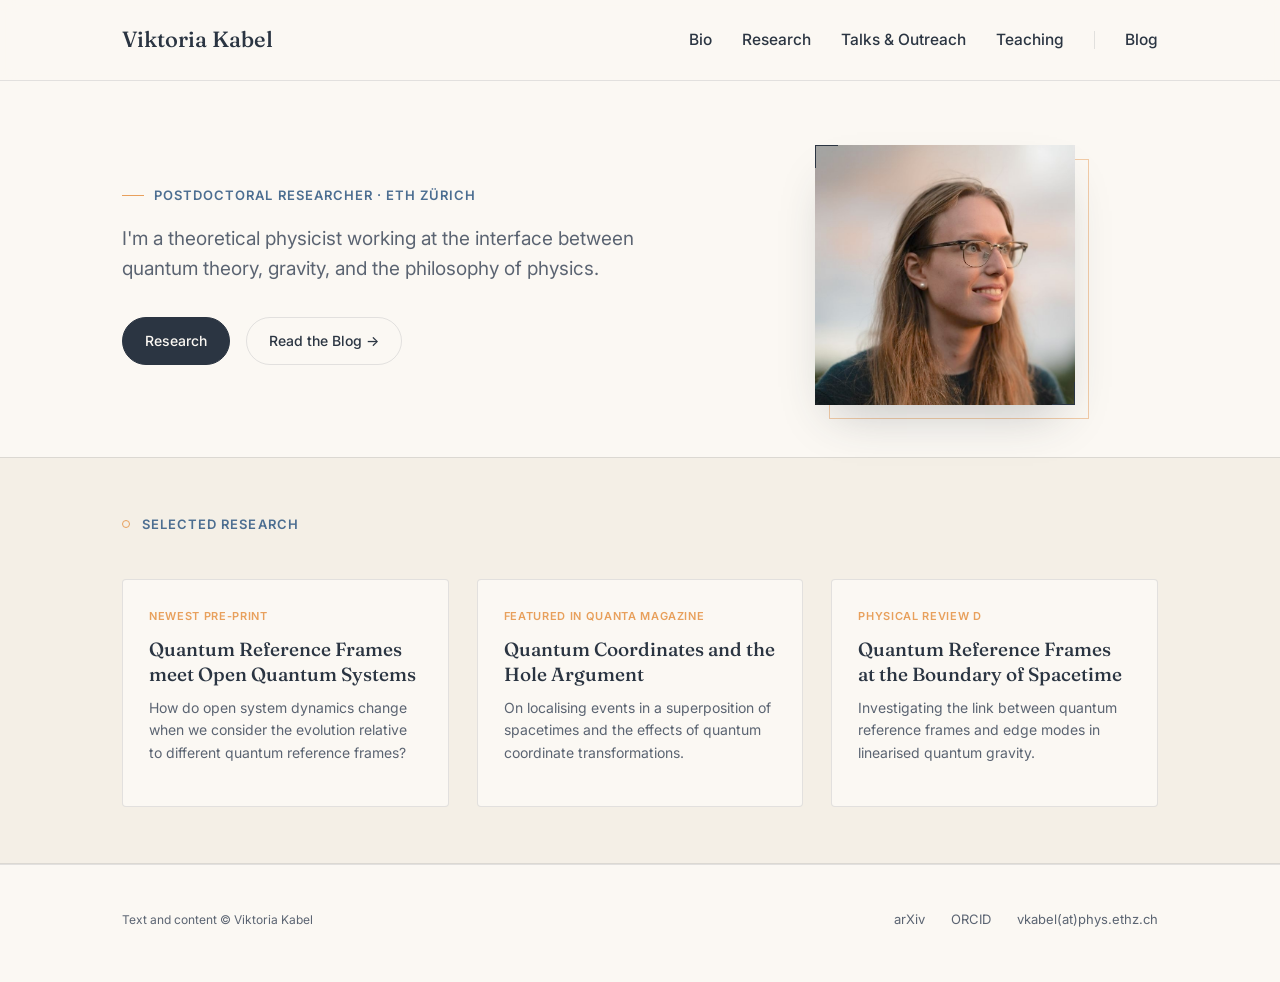
<file: index.html>
<!DOCTYPE html>
<html lang="en">
<head>
<meta charset="UTF-8">
<meta name="viewport" content="width=device-width, initial-scale=1.0">
<title>Viktoria Kabel</title>

<!-- Fonts: Fraunces for headings, Inter for body text.
     Change these two families in style.css (search "Fraunces" / "Inter")
     if you ever want a different typeface site-wide. -->
<link rel="preconnect" href="https://fonts.googleapis.com">
<link href="https://fonts.googleapis.com/css2?family=Fraunces:ital,opsz,wght@0,9..144,400;0,9..144,500;0,9..144,600;1,9..144,400;1,9..144,500&family=Inter:wght@400;500;600&display=swap" rel="stylesheet">

<!-- All colors, spacing and layout live in this one file -->
<link rel="stylesheet" href="style.css">
<link rel="icon" type="image/x-icon" href="favicon.ico">
<link rel="icon" type="image/png" sizes="32x32" href="favicon-32x32.png">
<link rel="icon" type="image/png" sizes="16x16" href="favicon-16x16.png">
<link rel="apple-touch-icon" sizes="180x180" href="apple-touch-icon.png">
</head>
<body>

<!-- =====================================================
     NAVIGATION — repeated identically on every page.
     "active" class marks the current page; move it when
     you copy this block to another file.
     ===================================================== -->
<nav>
  <div class="wrap">
    <a href="index.html" class="brand">Viktoria Kabel</a>
    <input type="checkbox" id="nav-toggle" class="nav-toggle-input">
    <label for="nav-toggle" class="nav-toggle-label" aria-label="Toggle navigation menu">
      <span></span><span></span><span></span>
    </label>
    <div class="navlinks">
      <a href="bio.html">Bio</a>
      <a href="research.html">Research</a>
      <a href="talks.html">Talks &amp; Outreach</a>
      <a href="teaching.html">Teaching</a>
      <span class="nav-divider" aria-hidden="true"></span>
      <a href="blog.html">Blog</a>
    </div>
  </div>
</nav>

<!-- =====================================================
     HERO — big intro, only appears on the homepage.
     ===================================================== -->
<section class="hero">
  <div class="wrap">

    <!-- left column: name, tagline, buttons -->
    <div>
      <div class="eyebrow">Postdoctoral Researcher · ETH Zürich</div>

      <!-- Optional: a short personal line goes here if/when you want
           one — e.g.
             <p class="hero-statement">Your line here.</p>
           Styled quietly (see .hero-statement in style.css), sized well
           below headline weight. Skipping it entirely, as below, works
           fine too — the lede paragraph carries the hero on its own. -->

      <p class="lede">
        I'm a theoretical physicist working at the interface between quantum
        theory, gravity, and the philosophy of physics.
      </p>
      <div class="cta-row">
        <a href="research.html" class="btn primary">Research</a>
        <a href="blog.html" class="btn ghost">Read the Blog →</a>
      </div>
    </div>

    <!-- right column: square portrait with corner-bracket frame.
         TO ADD YOUR OWN PHOTO:
         1. Put your image file next to this html file, e.g. photo.jpg
         2. Replace the <span class="initials">VK</span> line below with:
            <img class="portrait-photo-img" src="photo.jpg" alt="Viktoria Kabel">
         3. Delete the "photo placeholder" caption underneath. -->
    <div class="hero-media">
      <div class="portrait-stage">
        <div class="portrait-photo">
          <img class="portrait-photo-img" src="portrait_brcp.jpg" alt="Viktoria Kabel">
        </div>
      </div>
    </div>

  </div>
</section>

<!-- =====================================================
     RESEARCH HIGHLIGHTS — 3 cards, links point to research.html.
     To feature different work, edit the text inside each .card,
     or copy a .card block to add a fourth (switch grid to 4 columns
     in style.css under "10. CARDS" if you do).
     ===================================================== -->
<section class="alt">
  <div class="wrap">
    <div class="section-label"><span class="dot"></span>Selected research</div>
      <!--
    <p class="intro-text">
     My research revolves around foundational questions regarding symmetries, perspectives, causality and subsystems in quantum theory and general relativity.
    </p> -->

    <div class="cards">
      <a href="https://arxiv.org/abs/2607.05578" class="card">
        <div class="tag">Newest Pre-Print</div>
        <h3>Quantum Reference Frames meet Open Quantum Systems</h3>
        <p>How do open system dynamics change when we consider the evolution relative
          to different quantum reference frames?</p>
      </a>
      <a href="https://www.quantamagazine.org/in-the-quantum-world-even-points-of-view-are-uncertain-20241122/" class="card">
        <div class="tag">Featured in Quanta Magazine</div>
        <h3>Quantum Coordinates and the Hole Argument</h3>
        <p>On localising events in a superposition of spacetimes and the effects of quantum coordinate transformations.</p>
      </a>
      <a href="https://journals.aps.org/prd/abstract/10.1103/PhysRevD.108.106022" class="card">
        <div class="tag">Physical Review D</div>
        <h3>Quantum Reference Frames at the Boundary of Spacetime</h3>
        <p>Investigating the link between quantum reference frames and edge modes in linearised quantum gravity.</p>
      </a>
    </div>
  </div>
</section>

<footer>
  <div class="wrap">
    <div class="fnote">Text and content © Viktoria Kabel</div>
    <div class="flinks">
      <a href="https://arxiv.org/a/kabel_v_1.html">arXiv</a>
      <a href="https://orcid.org/0000-0002-0776-3612">ORCID</a>
      <span>vkabel(at)phys.ethz.ch</span>
    </div>
  </div>
</footer>

</body>
</html>
</file>
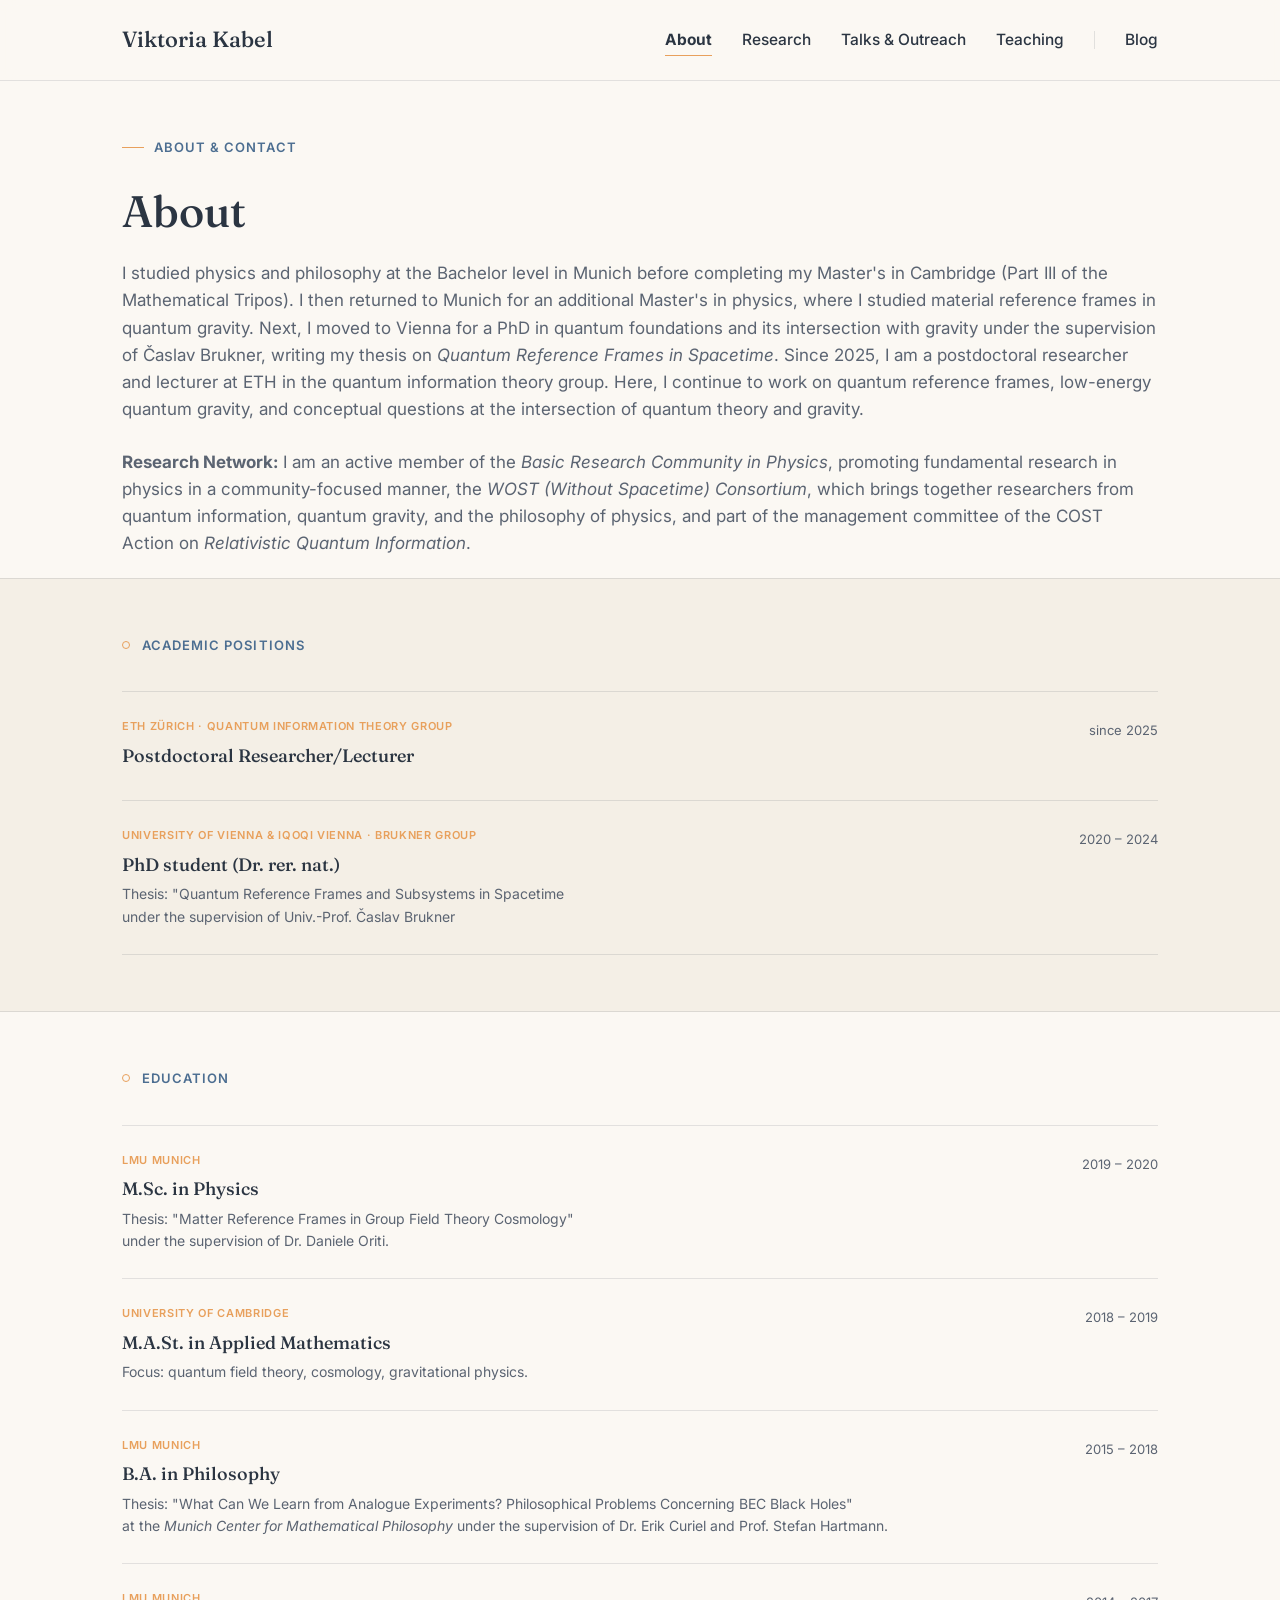
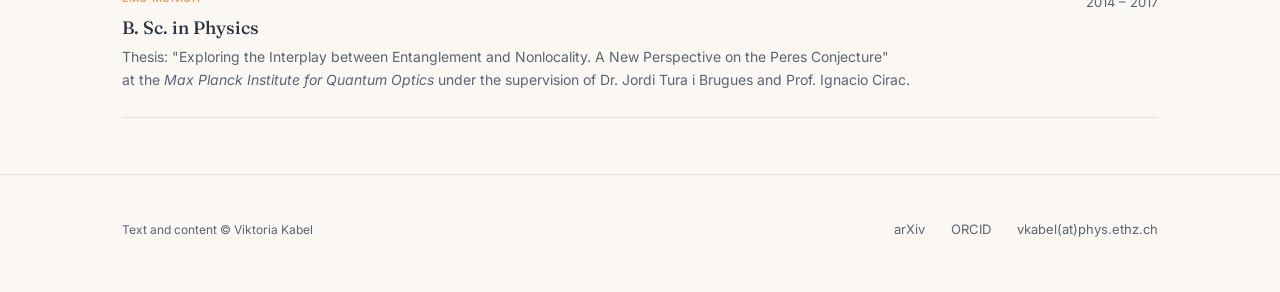
<file: about.html>
<!DOCTYPE html>
<html lang="en">
<head>
<meta charset="UTF-8">
<meta name="viewport" content="width=device-width, initial-scale=1.0">
<title>About — Viktoria Kabel</title>
<link rel="preconnect" href="https://fonts.googleapis.com">
<link href="https://fonts.googleapis.com/css2?family=Fraunces:ital,opsz,wght@0,9..144,400;0,9..144,500;0,9..144,600;1,9..144,400;1,9..144,500&family=Inter:wght@400;500;600&display=swap" rel="stylesheet">
<link rel="stylesheet" href="style.css">
<link rel="icon" type="image/x-icon" href="favicon.ico">
<link rel="icon" type="image/png" sizes="32x32" href="favicon-32x32.png">
<link rel="icon" type="image/png" sizes="16x16" href="favicon-16x16.png">
<link rel="apple-touch-icon" sizes="180x180" href="apple-touch-icon.png">
</head>
<body>

<nav>
  <div class="wrap">
    <a href="index.html" class="brand">Viktoria Kabel</a>
    <input type="checkbox" id="nav-toggle" class="nav-toggle-input">
    <label for="nav-toggle" class="nav-toggle-label" aria-label="Toggle navigation menu">
      <span></span><span></span><span></span>
    </label>
    <div class="navlinks">
      <a href="about.html" class="active">About</a>
      <a href="research.html">Research</a>
      <a href="talks.html">Talks &amp; Outreach</a>
      <a href="teaching.html">Teaching</a>
      <span class="nav-divider" aria-hidden="true"></span>
      <a href="blog.html">Blog</a>
    </div>
  </div>
</nav>

<section class="page-hero">
  <div class="wrap">
    <div class="eyebrow">About &amp; contact</div>
    <h1>About</h1>
    <p class="lede">I studied physics and philosophy at the Bachelor level in Munich before completing my Master's in Cambridge (Part III of the Mathematical Tripos).
      I then returned to Munich for an additional Master's in physics, where I studied material reference frames in quantum gravity.
      Next, I moved to Vienna for a PhD in quantum foundations and its intersection with gravity under the supervision of Časlav Brukner, writing my thesis on <i>Quantum Reference Frames in Spacetime</i>.
      Since 2025, I am a postdoctoral researcher and lecturer at ETH in the quantum information theory group. Here, I continue to work on quantum reference frames, low-energy quantum gravity, and conceptual questions at the intersection of quantum theory and gravity.<br>
    </p>
    <br>
    <p class="lede"><b>Research Network:</b> I am an active member of the <i>Basic Research Community in Physics</i>, promoting fundamental research in physics in a community-focused manner, the <i>WOST (Without Spacetime) Consortium</i>, which brings together researchers
      from quantum information, quantum gravity, and the philosophy of physics, and part of the management committee of the COST Action on <i>Relativistic Quantum Information</i>.</p>

  </div>
</section>

<!-- =====================================================
     EMPLOYMENT
     ===================================================== -->
<section class="alt">
  <div class="wrap">
    <div class="section-label"><span class="dot"></span>Academic Positions</div>
    <div class="entry-list">
      <div class="entry">
        <div>
          <div class="entry-meta">ETH Zürich · Quantum Information Theory Group</div>
          <h3>Postdoctoral Researcher/Lecturer</h3>
        </div>
        <div class="entry-date">since 2025</div>
      </div>

      <div class="entry">
        <div>
          <div class="entry-meta">University of Vienna &amp; IQOQI Vienna  · Brukner Group</div>
          <h3>PhD student (Dr. rer. nat.)</h3>
          <p>Thesis: "Quantum Reference Frames and Subsystems in Spacetime</p>
          <p>under the supervision of Univ.-Prof. Časlav Brukner</p>
        </div>
        <div class="entry-date">2020 – 2024</div>
      </div>
    </div>
  </div>
</section>

<!-- =====================================================
     EDUCATION
     ===================================================== -->
<section>
  <div class="wrap">
    <div class="section-label"><span class="dot"></span>Education</div>
    <div class="entry-list">

      

      <div class="entry">
        <div>
          <div class="entry-meta">LMU Munich</div>
          <h3>M.Sc. in Physics</h3>
          <p>Thesis: "Matter Reference Frames in Group Field Theory Cosmology"</p>
          <p>under the supervision of Dr. Daniele Oriti.</p>
        </div>
        <div class="entry-date">2019 – 2020</div>
      </div>

      <div class="entry">
        <div>
          <div class="entry-meta">University of Cambridge</div>
          <h3>M.A.St. in Applied Mathematics</h3>
          <p>Focus: quantum field theory, cosmology, gravitational physics.</p>
        </div>
        <div class="entry-date">2018 – 2019</div>
      </div>

      <div class="entry">
        <div>
          <div class="entry-meta">LMU Munich</div>
          <h3>B.A. in Philosophy</h3>
          <p>Thesis: "What Can We Learn from Analogue Experiments? Philosophical Problems Concerning BEC Black Holes"</p>
          <p>at the <i>Munich Center for Mathematical Philosophy</i> under the supervision of Dr. Erik Curiel and Prof. Stefan Hartmann.</p>

        </div>
        <div class="entry-date">2015 – 2018</div>
      </div>

      <div class="entry">
        <div>
          <div class="entry-meta">LMU Munich</div>
          <h3>B. Sc. in Physics</h3>
          <p>Thesis: "Exploring the Interplay between Entanglement and Nonlocality. A New Perspective on the Peres Conjecture"</p>
          <p>at the <i>Max Planck Institute for Quantum Optics</i> under the supervision of Dr. Jordi Tura i Brugues and Prof. Ignacio Cirac.</p>
        </div>
        <div class="entry-date">2014 – 2017</div>
      </div>
    </div>
  </div>
</section>

<footer>
  <div class="wrap">
    <div class="fnote">Text and content © Viktoria Kabel</div>
    <div class="flinks">
      <a href="https://arxiv.org/a/kabel_v_1.html">arXiv</a>
      <a href="https://orcid.org/0000-0002-0776-3612">ORCID</a>
      <span>vkabel(at)phys.ethz.ch</span>
    </div>
  </div>
</footer>

</body>
</html>
</file>
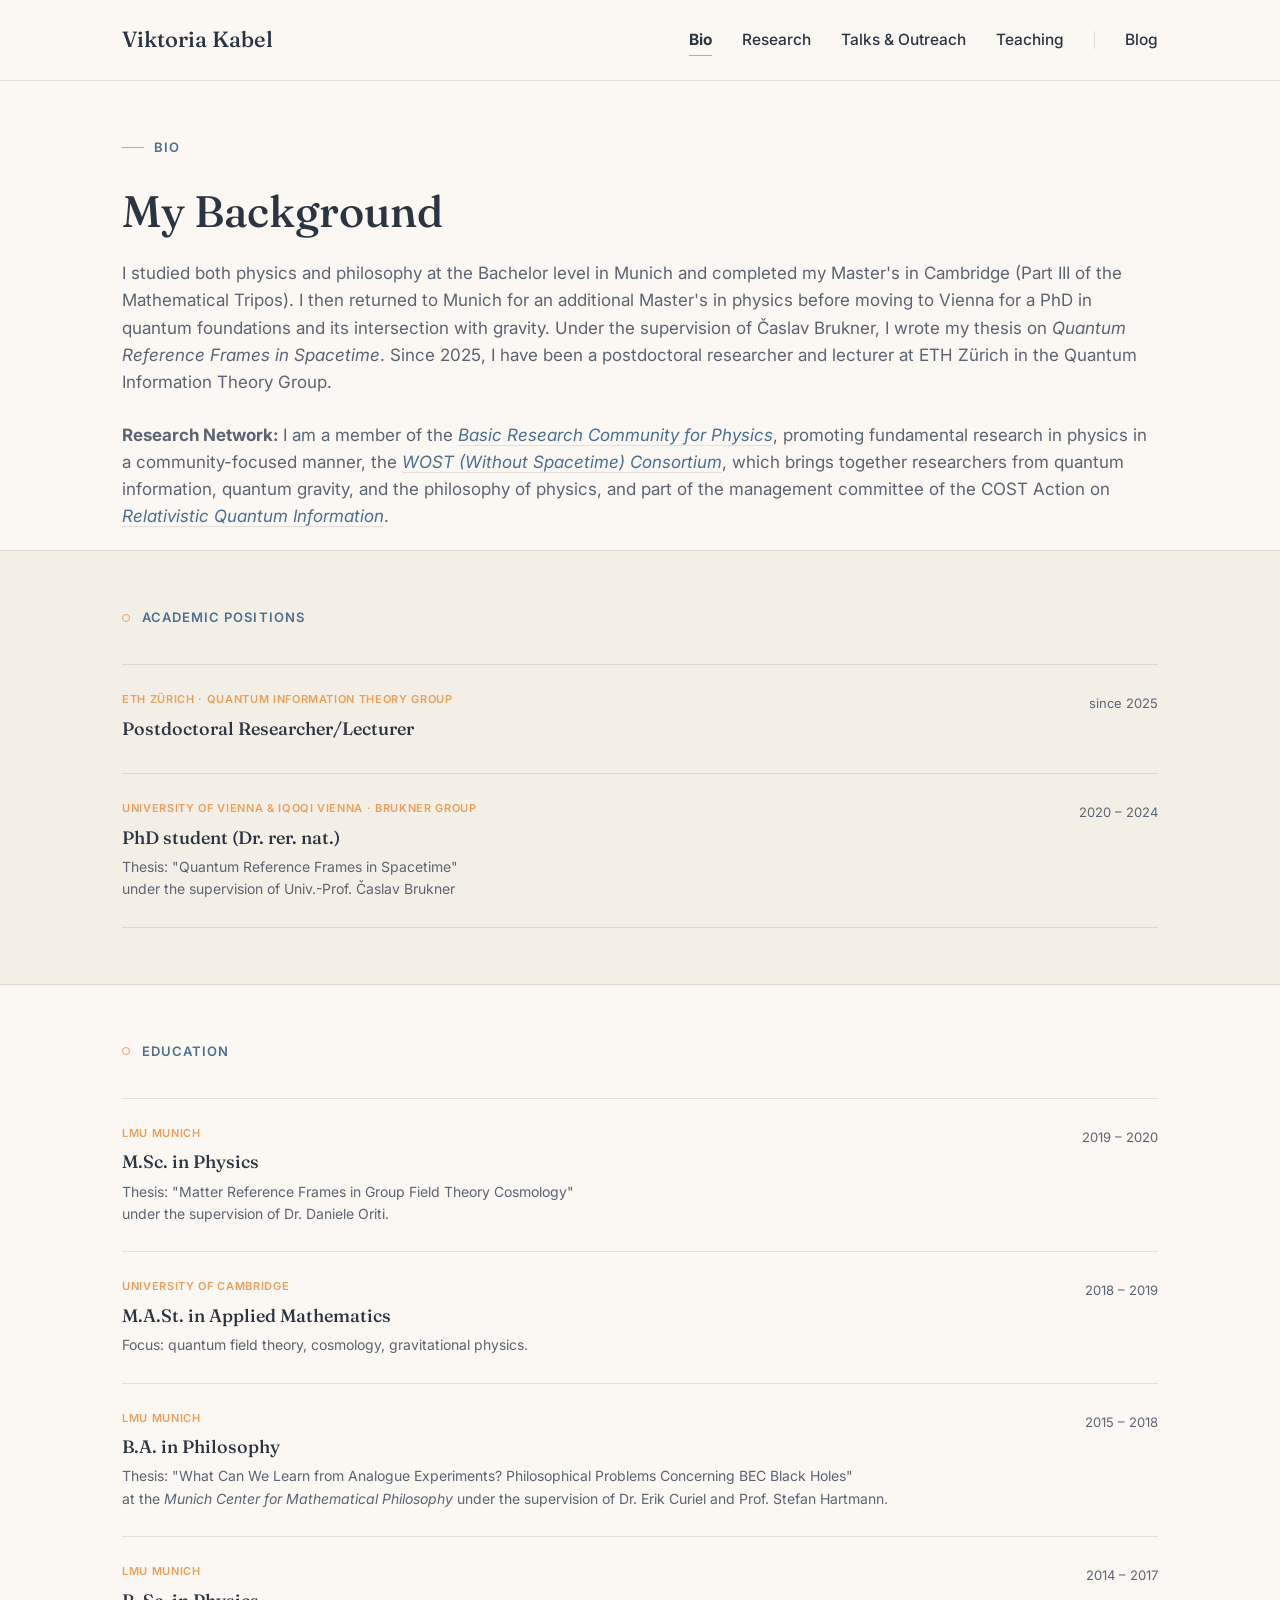
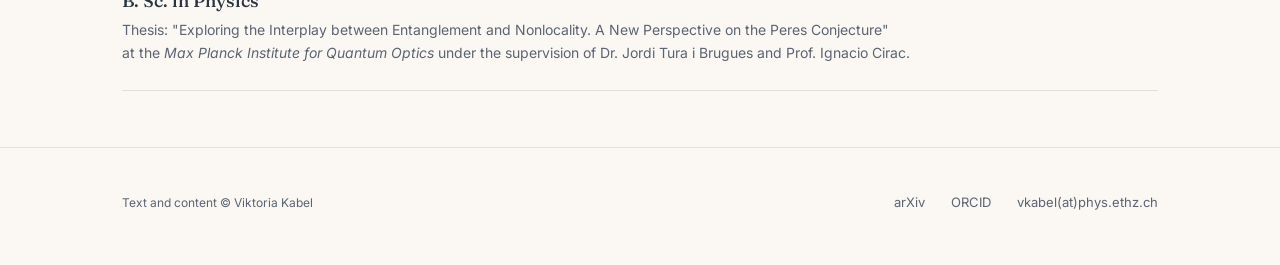
<file: bio.html>
<!DOCTYPE html>
<html lang="en">
<head>
<meta charset="UTF-8">
<meta name="viewport" content="width=device-width, initial-scale=1.0">
<title>Bio — Viktoria Kabel</title>
<link rel="preconnect" href="https://fonts.googleapis.com">
<link href="https://fonts.googleapis.com/css2?family=Fraunces:ital,opsz,wght@0,9..144,400;0,9..144,500;0,9..144,600;1,9..144,400;1,9..144,500&family=Inter:wght@400;500;600&display=swap" rel="stylesheet">
<link rel="stylesheet" href="style.css">
<link rel="icon" type="image/x-icon" href="favicon.ico">
<link rel="icon" type="image/png" sizes="32x32" href="favicon-32x32.png">
<link rel="icon" type="image/png" sizes="16x16" href="favicon-16x16.png">
<link rel="apple-touch-icon" sizes="180x180" href="apple-touch-icon.png">
</head>
<body>

<nav>
  <div class="wrap">
    <a href="index.html" class="brand">Viktoria Kabel</a>
    <input type="checkbox" id="nav-toggle" class="nav-toggle-input">
    <label for="nav-toggle" class="nav-toggle-label" aria-label="Toggle navigation menu">
      <span></span><span></span><span></span>
    </label>
    <div class="navlinks">
      <a href="bio.html" class="active">Bio</a>
      <a href="research.html">Research</a>
      <a href="talks.html">Talks &amp; Outreach</a>
      <a href="teaching.html">Teaching</a>
      <span class="nav-divider" aria-hidden="true"></span>
      <a href="blog.html">Blog</a>
    </div>
  </div>
</nav>

<section class="page-hero">
  <div class="wrap">
    <div class="eyebrow">Bio</div>
    <h1>My Background</h1>
    <p class="lede">I studied both physics and philosophy at the Bachelor level in Munich and completed my Master's in Cambridge (Part III of the Mathematical Tripos).
      I then returned to Munich for an additional Master's in physics before moving to Vienna for a PhD in quantum foundations and its intersection with gravity. Under the supervision of Časlav Brukner, I wrote my thesis on <i>Quantum Reference Frames in Spacetime</i>.
      Since 2025, I have been a postdoctoral researcher and lecturer at ETH Zürich in the Quantum Information Theory Group.
    </p>
    <br>
    <p class="lede"><b>Research Network:</b> I am a member of the <i><a href="https://basic-research.org/" class="text-link" target="_blank" rel="noopener">Basic Research Community for Physics</a></i>, promoting fundamental research in physics in a community-focused manner, the <i><a href="https://withoutspacetime.org/" class="text-link" target="_blank" rel="noopener">WOST (Without Spacetime) Consortium</a></i>, which brings together researchers
      from quantum information, quantum gravity, and the philosophy of physics, and part of the management committee of the COST Action on <i><a href="https://rqi-cost.org/" class="text-link" target="_blank" rel="noopener">Relativistic Quantum Information</a></i>.</p>

  </div>
</section>

<!-- =====================================================
     EMPLOYMENT
     ===================================================== -->
<section class="alt">
  <div class="wrap">
    <div class="section-label"><span class="dot"></span>Academic Positions</div>
    <div class="entry-list">
      <div class="entry">
        <div>
          <div class="entry-meta">ETH Zürich · Quantum Information Theory Group</div>
          <h3>Postdoctoral Researcher/Lecturer</h3>
        </div>
        <div class="entry-date">since 2025</div>
      </div>

      <div class="entry">
        <div>
          <div class="entry-meta">University of Vienna &amp; IQOQI Vienna  · Brukner Group</div>
          <h3>PhD student (Dr. rer. nat.)</h3>
          <p>Thesis: "Quantum Reference Frames in Spacetime"</p>
          <p>under the supervision of Univ.-Prof. Časlav Brukner</p>
        </div>
        <div class="entry-date">2020 – 2024</div>
      </div>
    </div>
  </div>
</section>

<!-- =====================================================
     EDUCATION
     ===================================================== -->
<section>
  <div class="wrap">
    <div class="section-label"><span class="dot"></span>Education</div>
    <div class="entry-list">



      <div class="entry">
        <div>
          <div class="entry-meta">LMU Munich</div>
          <h3>M.Sc. in Physics</h3>
          <p>Thesis: "Matter Reference Frames in Group Field Theory Cosmology"</p>
          <p>under the supervision of Dr. Daniele Oriti.</p>
        </div>
        <div class="entry-date">2019 – 2020</div>
      </div>

      <div class="entry">
        <div>
          <div class="entry-meta">University of Cambridge</div>
          <h3>M.A.St. in Applied Mathematics</h3>
          <p>Focus: quantum field theory, cosmology, gravitational physics.</p>
        </div>
        <div class="entry-date">2018 – 2019</div>
      </div>

      <div class="entry">
        <div>
          <div class="entry-meta">LMU Munich</div>
          <h3>B.A. in Philosophy</h3>
          <p>Thesis: "What Can We Learn from Analogue Experiments? Philosophical Problems Concerning BEC Black Holes"</p>
          <p>at the <i>Munich Center for Mathematical Philosophy</i> under the supervision of Dr. Erik Curiel and Prof. Stefan Hartmann.</p>

        </div>
        <div class="entry-date">2015 – 2018</div>
      </div>

      <div class="entry">
        <div>
          <div class="entry-meta">LMU Munich</div>
          <h3>B. Sc. in Physics</h3>
          <p>Thesis: "Exploring the Interplay between Entanglement and Nonlocality. A New Perspective on the Peres Conjecture"</p>
          <p>at the <i>Max Planck Institute for Quantum Optics</i> under the supervision of Dr. Jordi Tura i Brugues and Prof. Ignacio Cirac.</p>
        </div>
        <div class="entry-date">2014 – 2017</div>
      </div>
    </div>
  </div>
</section>

<footer>
  <div class="wrap">
    <div class="fnote">Text and content © Viktoria Kabel</div>
    <div class="flinks">
      <a href="https://arxiv.org/a/kabel_v_1.html">arXiv</a>
      <a href="https://orcid.org/0000-0002-0776-3612">ORCID</a>
      <span>vkabel(at)phys.ethz.ch</span>
    </div>
  </div>
</footer>

</body>
</html>
</file>
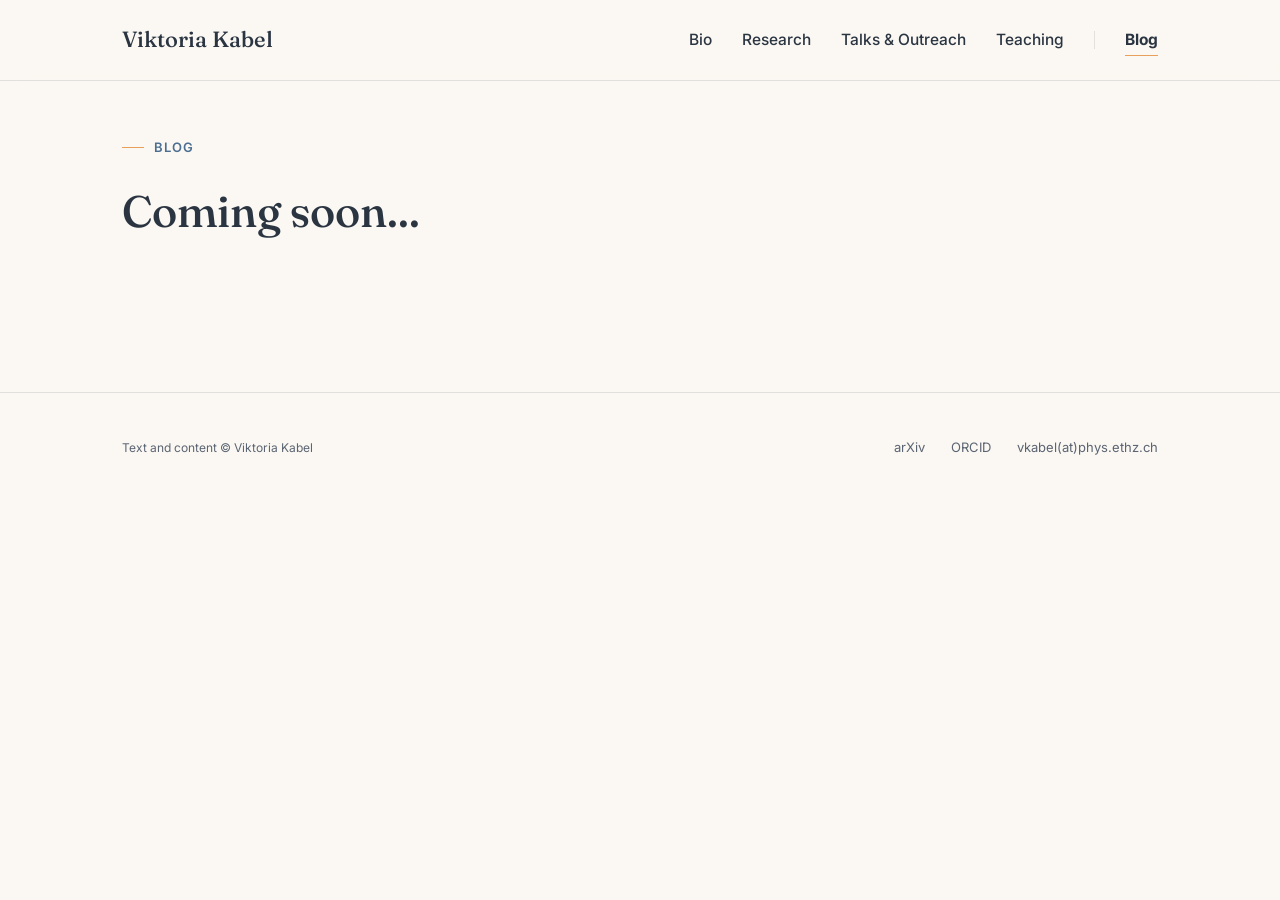
<file: blog.html>
<!DOCTYPE html>
<html lang="en">
<head>
<meta charset="UTF-8">
<meta name="viewport" content="width=device-width, initial-scale=1.0">
<title>Blog — Viktoria Kabel</title>
<link rel="preconnect" href="https://fonts.googleapis.com">
<link href="https://fonts.googleapis.com/css2?family=Fraunces:ital,opsz,wght@0,9..144,400;0,9..144,500;0,9..144,600;1,9..144,400;1,9..144,500&family=Inter:wght@400;500;600&display=swap" rel="stylesheet">
<link rel="stylesheet" href="style.css">
<link rel="icon" type="image/x-icon" href="favicon.ico">
<link rel="icon" type="image/png" sizes="32x32" href="favicon-32x32.png">
<link rel="icon" type="image/png" sizes="16x16" href="favicon-16x16.png">
<link rel="apple-touch-icon" sizes="180x180" href="apple-touch-icon.png">
</head>
<body>

<nav>
  <div class="wrap">
    <a href="index.html" class="brand">Viktoria Kabel</a>
    <input type="checkbox" id="nav-toggle" class="nav-toggle-input">
    <label for="nav-toggle" class="nav-toggle-label" aria-label="Toggle navigation menu">
      <span></span><span></span><span></span>
    </label>
    <div class="navlinks">
      <a href="bio.html">Bio</a>
      <a href="research.html">Research</a>
      <a href="talks.html">Talks &amp; Outreach</a>
      <a href="teaching.html">Teaching</a>
      <span class="nav-divider" aria-hidden="true"></span>
      <a href="blog.html" class="active">Blog</a>
    </div>
  </div>
</nav>

<section class="page-hero">
  <div class="wrap">
    <div class="eyebrow">Blog</div>
    <h1>Coming soon...</h1>
    <!-- =====================================================
    <p class="lede">
      Since starting my PhD, I've been using Notion as a 'second brain' for my research. Since it's been really useful for me to keep track of all the papers I've read,
      the talks I've attended over the years, and, more generally, to organise my ideas and projects, I thought I'd share my setup - perhaps it can serve as inspiration.
    </p>
    ===================================================== -->
  </div>
</section>

<!-- =====================================================
     POST LIST
     ===================================================== -->
<section>
  <div class="wrap" style="max-width: 720px;">
    <div class="entry-list">

      <!-- =====================================================
      <a href="posts/notion-setup.html" class="post-link">
        <div class="pt">My Notion Setup as a Theoretical Physics Researcher</div>
        <div class="pd">Structure and template for using notion as a PhD student or postdoc.</div>
      </a>

      <a href="posts/paper-talk-databases.html" class="post-link">
        <div class="pt">Paper and Talk Databases</div>
        <div class="pd">How to keep track of papers and talks even with a memory like a goldfish :)</div>
      </a>
===================================================== -->
    </div>
  </div>
</section>

<footer>
  <div class="wrap">
    <div class="fnote">Text and content © Viktoria Kabel</div>
    <div class="flinks">
      <a href="https://arxiv.org/a/kabel_v_1.html">arXiv</a>
      <a href="https://orcid.org/0000-0002-0776-3612">ORCID</a>
      <span>vkabel(at)phys.ethz.ch</span>
    </div>
  </div>
</footer>

</body>
</html>
</file>
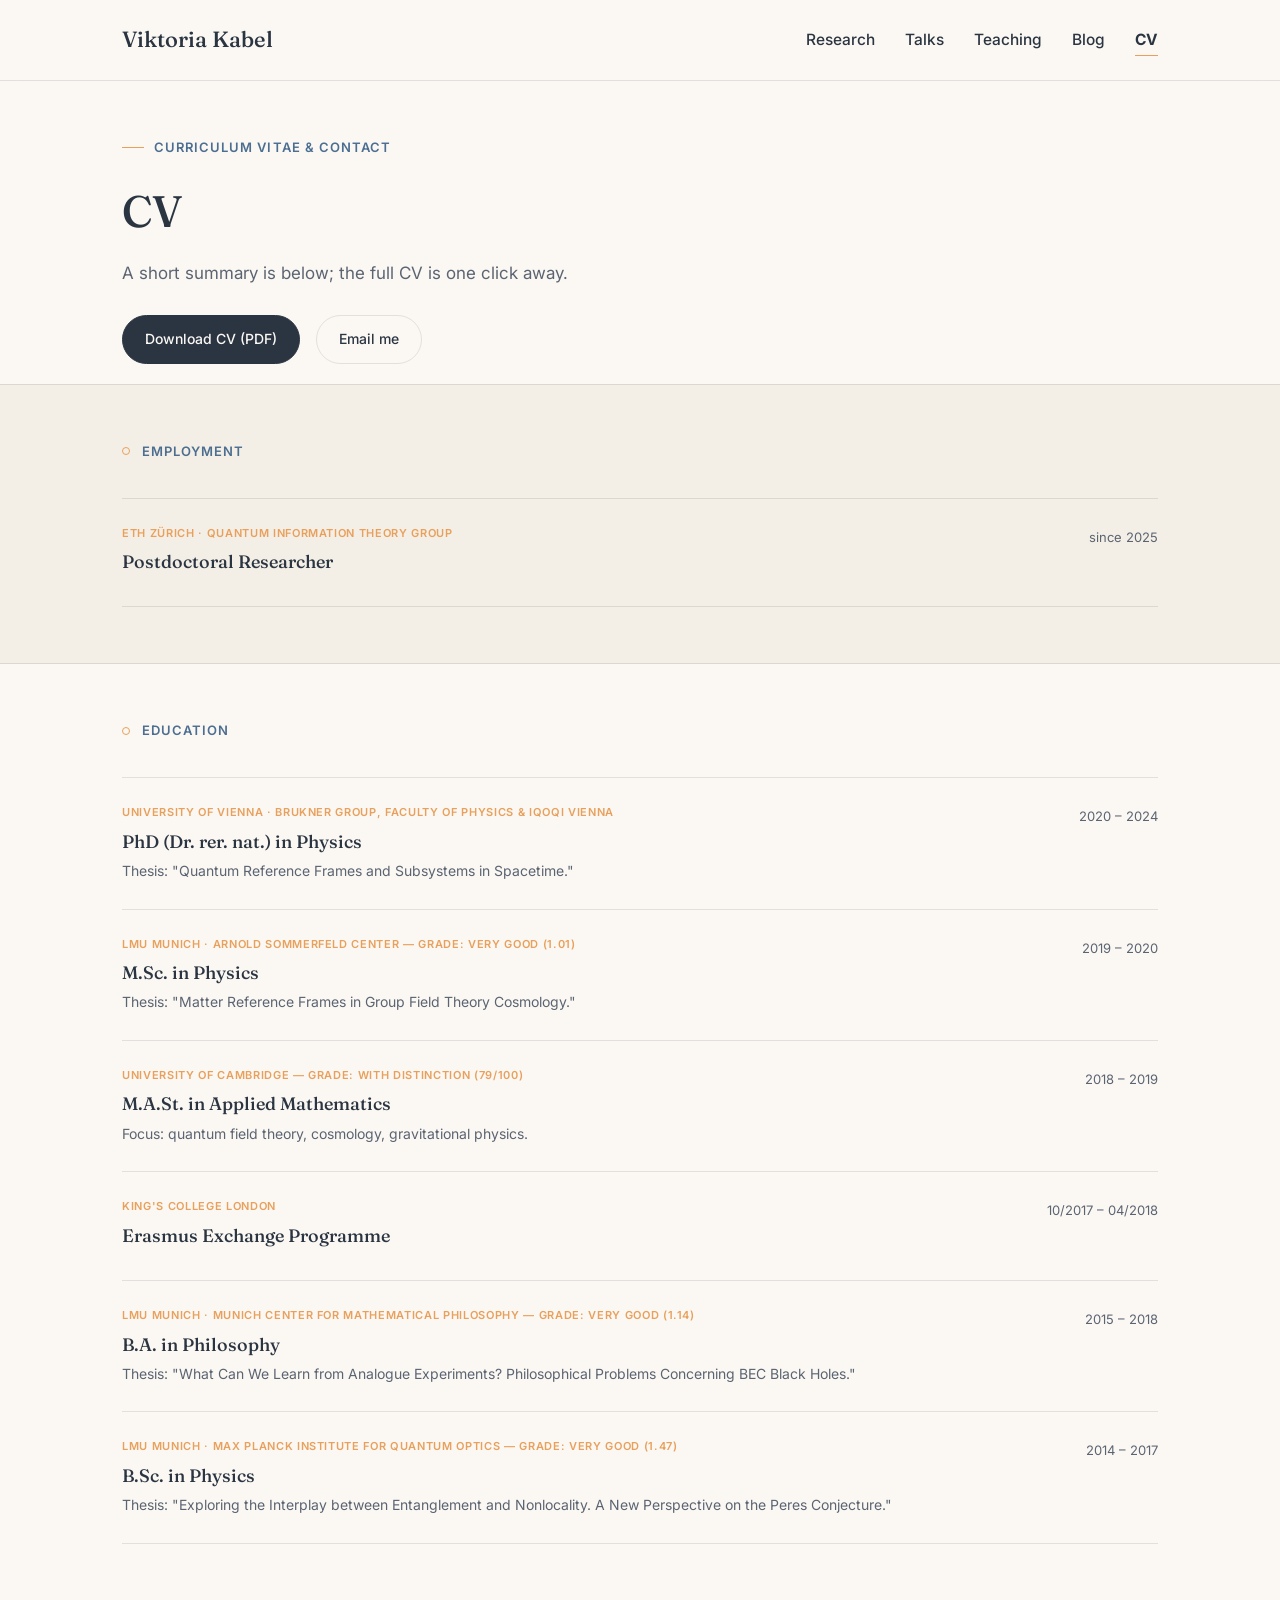
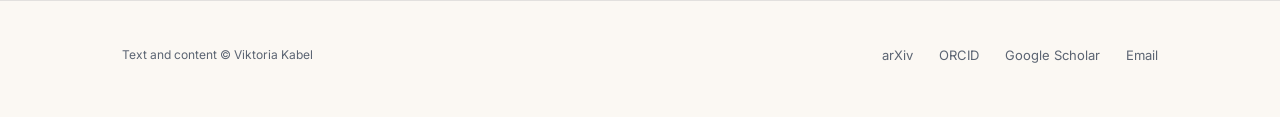
<file: cv.html>
<!DOCTYPE html>
<html lang="en">
<head>
<meta charset="UTF-8">
<meta name="viewport" content="width=device-width, initial-scale=1.0">
<title>CV — Viktoria Kabel</title>
<link rel="preconnect" href="https://fonts.googleapis.com">
<link href="https://fonts.googleapis.com/css2?family=Fraunces:ital,opsz,wght@0,9..144,400;0,9..144,500;0,9..144,600;1,9..144,400;1,9..144,500&family=Inter:wght@400;500;600&display=swap" rel="stylesheet">
<link rel="stylesheet" href="style.css">
<link rel="icon" type="image/x-icon" href="favicon.ico">
<link rel="icon" type="image/png" sizes="32x32" href="favicon-32x32.png">
<link rel="icon" type="image/png" sizes="16x16" href="favicon-16x16.png">
<link rel="apple-touch-icon" sizes="180x180" href="apple-touch-icon.png">
</head>
<body>

<nav>
  <div class="wrap">
    <a href="index.html" class="brand">Viktoria Kabel</a>
    <input type="checkbox" id="nav-toggle" class="nav-toggle-input">
    <label for="nav-toggle" class="nav-toggle-label" aria-label="Toggle navigation menu">
      <span></span><span></span><span></span>
    </label>
    <div class="navlinks">
      <a href="research.html">Research</a>
      <a href="talks.html">Talks</a>
      <a href="teaching.html">Teaching</a>
      <a href="blog.html">Blog</a>
      <a href="cv.html" class="active">CV</a>
    </div>
  </div>
</nav>

<section class="page-hero">
  <div class="wrap">
    <div class="eyebrow">Curriculum vitae &amp; contact</div>
    <h1>CV</h1>
    <p class="lede">A short summary is below; the full CV is one click away.</p>

    <!-- TO ADD YOUR REAL CV:
         1. Export your CV as a PDF, name it e.g. "kabel-cv.pdf"
         2. Put that file in this same folder
         3. Change href="#" below to href="kabel-cv.pdf" -->
    <div class="cta-row" style="margin-top: 28px;">
      <a href="#" class="btn primary">Download CV (PDF)</a>
      <a href="mailto:viktoria.kabel@gmail.com" class="btn ghost">Email me</a>
    </div>
  </div>
</section>

<!-- =====================================================
     EMPLOYMENT
     ===================================================== -->
<section class="alt">
  <div class="wrap">
    <div class="section-label"><span class="dot"></span>Employment</div>
    <div class="entry-list">
      <div class="entry">
        <div>
          <div class="entry-meta">ETH Zürich · Quantum Information Theory group</div>
          <h3>Postdoctoral Researcher</h3>
        </div>
        <div class="entry-date">since 2025</div>
      </div>
    </div>
  </div>
</section>

<!-- =====================================================
     EDUCATION
     ===================================================== -->
<section>
  <div class="wrap">
    <div class="section-label"><span class="dot"></span>Education</div>
    <div class="entry-list">

      <div class="entry">
        <div>
          <div class="entry-meta">University of Vienna · Brukner group, Faculty of Physics &amp; IQOQI Vienna</div>
          <h3>PhD (Dr. rer. nat.) in Physics</h3>
          <p>Thesis: "Quantum Reference Frames and Subsystems in Spacetime."</p>
        </div>
        <div class="entry-date">2020 – 2024</div>
      </div>

      <div class="entry">
        <div>
          <div class="entry-meta">LMU Munich · Arnold Sommerfeld Center — grade: very good (1.01)</div>
          <h3>M.Sc. in Physics</h3>
          <p>Thesis: "Matter Reference Frames in Group Field Theory Cosmology."</p>
        </div>
        <div class="entry-date">2019 – 2020</div>
      </div>

      <div class="entry">
        <div>
          <div class="entry-meta">University of Cambridge — grade: with distinction (79/100)</div>
          <h3>M.A.St. in Applied Mathematics</h3>
          <p>Focus: quantum field theory, cosmology, gravitational physics.</p>
        </div>
        <div class="entry-date">2018 – 2019</div>
      </div>

      <div class="entry">
        <div>
          <div class="entry-meta">King's College London</div>
          <h3>Erasmus Exchange Programme</h3>
        </div>
        <div class="entry-date">10/2017 – 04/2018</div>
      </div>

      <div class="entry">
        <div>
          <div class="entry-meta">LMU Munich · Munich Center for Mathematical Philosophy — grade: very good (1.14)</div>
          <h3>B.A. in Philosophy</h3>
          <p>Thesis: "What Can We Learn from Analogue Experiments? Philosophical Problems Concerning BEC Black Holes."</p>
        </div>
        <div class="entry-date">2015 – 2018</div>
      </div>

      <div class="entry">
        <div>
          <div class="entry-meta">LMU Munich · Max Planck Institute for Quantum Optics — grade: very good (1.47)</div>
          <h3>B.Sc. in Physics</h3>
          <p>Thesis: "Exploring the Interplay between Entanglement and Nonlocality. A New Perspective on the Peres Conjecture."</p>
        </div>
        <div class="entry-date">2014 – 2017</div>
      </div>

    </div>
  </div>
</section>

<footer>
  <div class="wrap">
    <div class="fnote">Text and content © Viktoria Kabel</div>
    <div class="flinks">
      <a href="#">arXiv</a>
      <a href="#">ORCID</a>
      <a href="#">Google Scholar</a>
      <a href="mailto:viktoria.kabel@gmail.com">Email</a>
    </div>
  </div>
</footer>

</body>
</html>
</file>
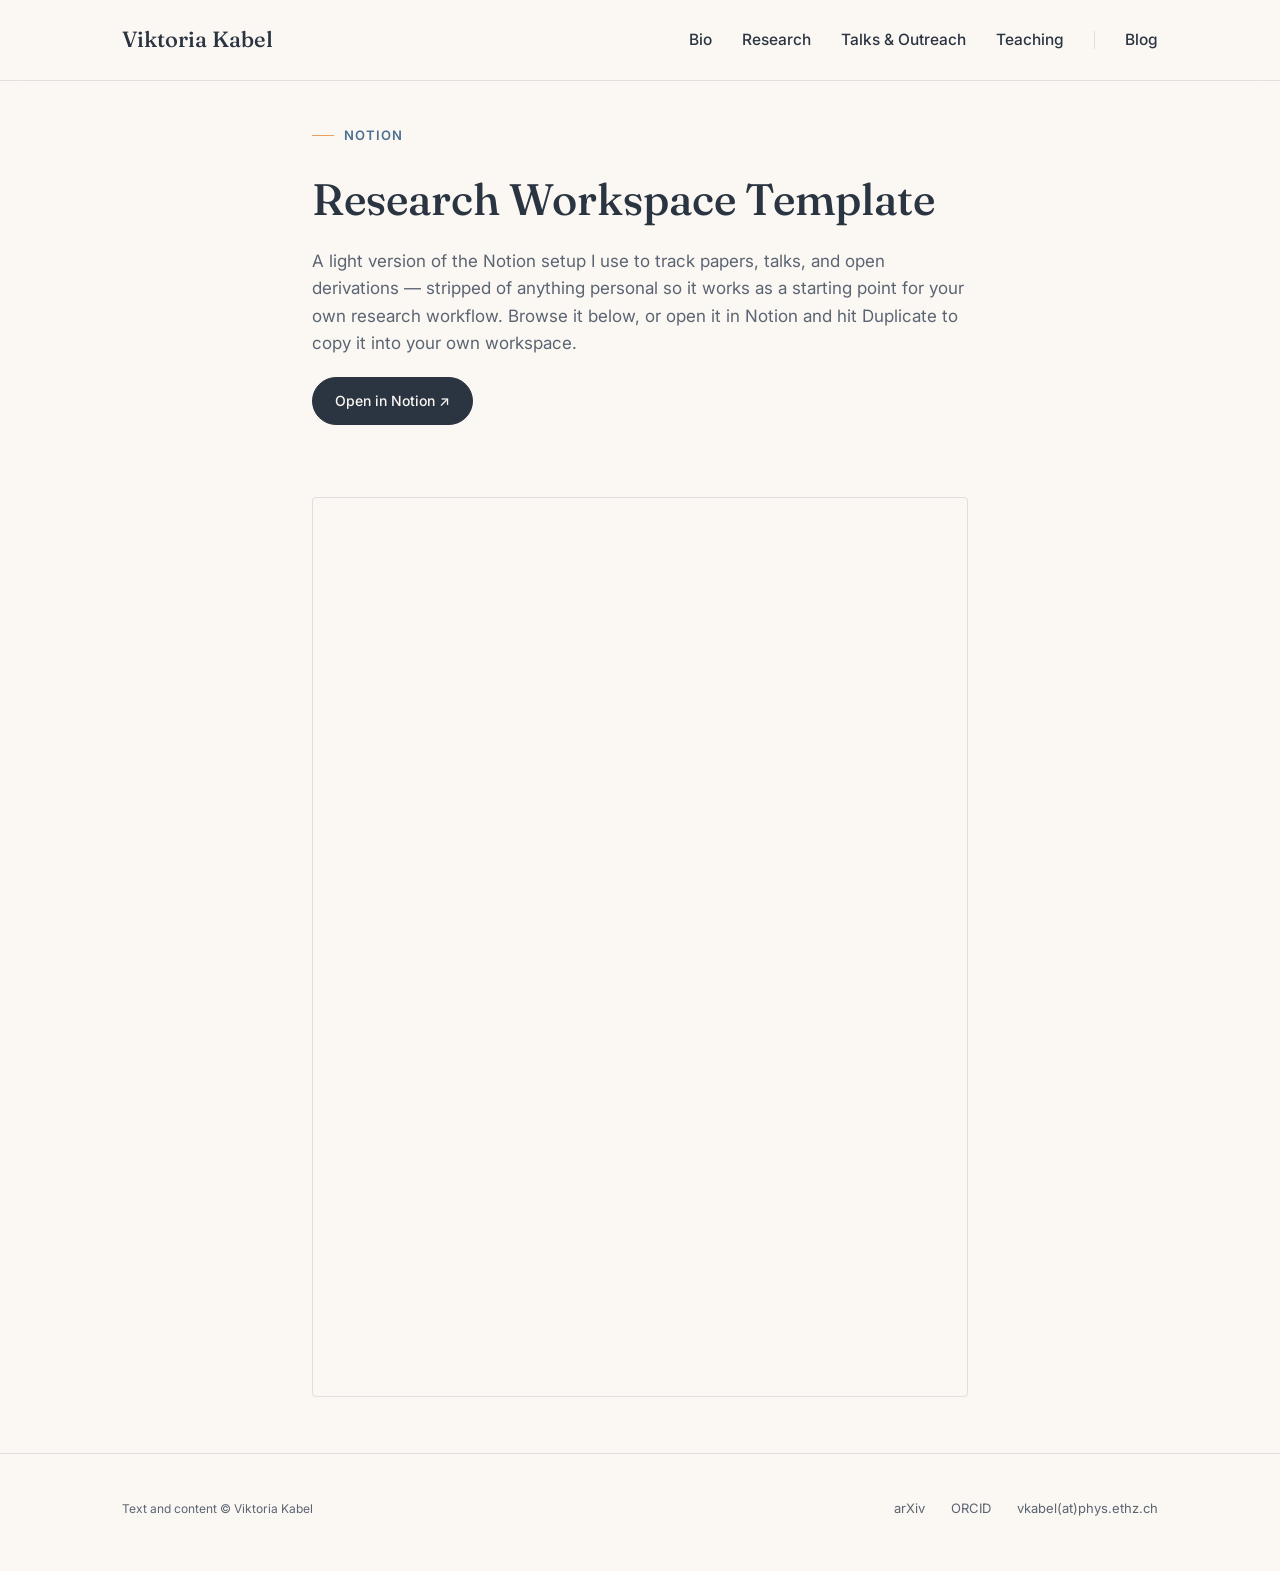
<file: notion-workspace.html>
<!DOCTYPE html>
<html lang="en">
<head>
<meta charset="UTF-8">
<meta name="viewport" content="width=device-width, initial-scale=1.0">
<title>Research Workspace Template — Viktoria Kabel</title>
<link rel="preconnect" href="https://fonts.googleapis.com">
<link href="https://fonts.googleapis.com/css2?family=Fraunces:ital,opsz,wght@0,9..144,400;0,9..144,500;0,9..144,600;1,9..144,400;1,9..144,500&family=Inter:wght@400;500;600&display=swap" rel="stylesheet">
<link rel="stylesheet" href="style.css">
<link rel="icon" type="image/x-icon" href="favicon.ico">
<link rel="icon" type="image/png" sizes="32x32" href="favicon-32x32.png">
<link rel="icon" type="image/png" sizes="16x16" href="favicon-16x16.png">
<link rel="apple-touch-icon" sizes="180x180" href="apple-touch-icon.png">
</head>
<body class="compact">

<!-- =====================================================
     NOT LINKED FROM THE LIVE NAV. You tried swapping "Blog"
     for "Notion Setup" sitewide and preferred keeping "Blog",
     so the nav went back to pointing at blog.html everywhere
     and this file was left unlinked — same as blog.html was
     kept around during the earlier direction. This page still
     works on its own (open it directly) and embeds your real
     published page below.

     CHECK BEFORE TRUSTING THIS EMBED: an automated fetch of
     your notion.site URL redirected to Notion's app/login shell
     rather than returning public page content — the usual cause
     is that "Publish to web" hasn't been toggled on yet for this
     page (Share → Publish, in Notion), as distinct from just
     having a shareable link. Open this file in an actual browser
     and confirm the embed below shows your page (not a Notion
     login prompt). If it doesn't, that toggle — plus "Allow
     duplicate as template" in the same panel, which is what
     makes Notion show visitors its own Duplicate button — is
     the first thing to check.
     ===================================================== -->

<nav>
  <div class="wrap">
    <a href="index.html" class="brand">Viktoria Kabel</a>
    <input type="checkbox" id="nav-toggle" class="nav-toggle-input">
    <label for="nav-toggle" class="nav-toggle-label" aria-label="Toggle navigation menu">
      <span></span><span></span><span></span>
    </label>
    <div class="navlinks">
      <a href="bio.html">Bio</a>
      <a href="research.html">Research</a>
      <a href="talks.html">Talks &amp; Outreach</a>
      <a href="teaching.html">Teaching</a>
      <span class="nav-divider" aria-hidden="true"></span>
      <a href="blog.html">Blog</a>
    </div>
  </div>
</nav>

<section class="page-hero">
  <div class="wrap" style="max-width: 720px;">
    <div class="eyebrow">Notion</div>
    <h1>Research Workspace Template</h1>
    <p class="lede">
      A light version of the Notion setup I use to track papers, talks,
      and open derivations — stripped of anything personal so it works
      as a starting point for your own research workflow. Browse it
      below, or open it in Notion and hit Duplicate to copy it into
      your own workspace.
    </p>
    <div class="cta-row" style="margin-top: 20px;">
      <a href="https://gleaming-primrose-aa0.notion.site/Template-Research-Workspace-3c578d1583c880dbbd78cef080f36218" class="btn primary" target="_blank" rel="noopener">Open in Notion ↗</a>
    </div>
  </div>
</section>

<section>
  <div class="wrap" style="max-width: 720px;">
    <div class="notion-embed">
      <iframe src="https://gleaming-primrose-aa0.notion.site/Template-Research-Workspace-3c578d1583c880dbbd78cef080f36218"
              title="Research Workspace Template"
              loading="lazy"></iframe>
    </div>
  </div>
</section>

<footer>
  <div class="wrap">
    <div class="fnote">Text and content © Viktoria Kabel</div>
    <div class="flinks">
      <a href="https://arxiv.org/a/kabel_v_1.html">arXiv</a>
      <a href="https://orcid.org/0000-0002-0776-3612">ORCID</a>
      <span>vkabel(at)phys.ethz.ch</span>
    </div>
  </div>
</footer>

</body>
</html>
</file>
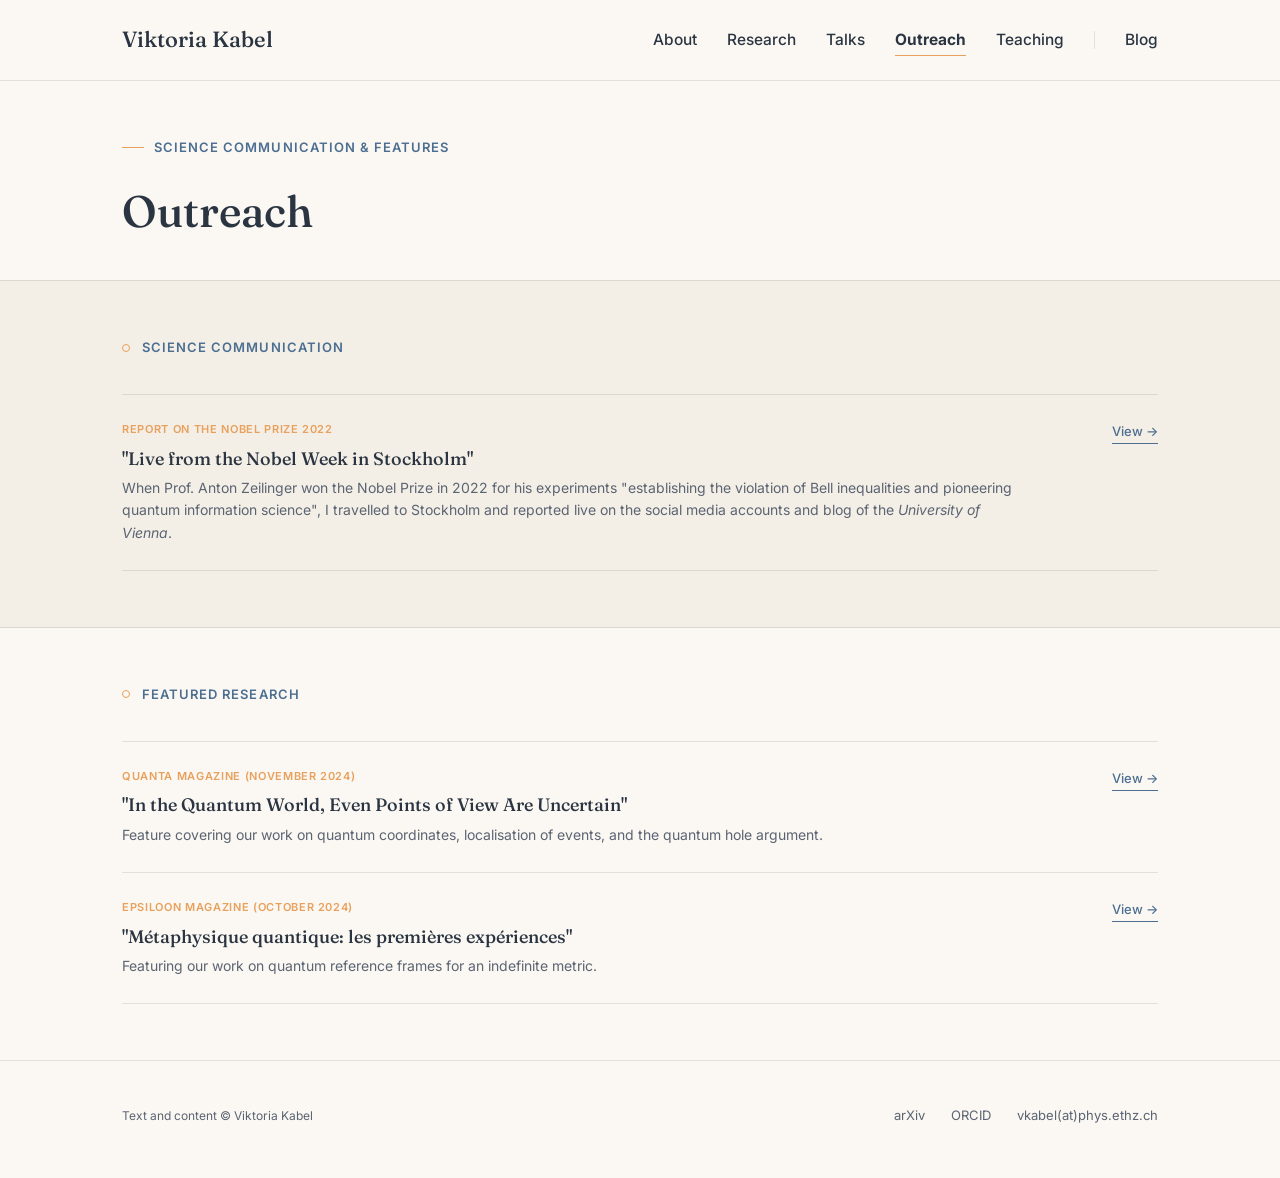
<file: outreach.html>
<!DOCTYPE html>
<html lang="en">
<head>
<meta charset="UTF-8">
<meta name="viewport" content="width=device-width, initial-scale=1.0">
<title>Outreach — Viktoria Kabel</title>
<link rel="preconnect" href="https://fonts.googleapis.com">
<link href="https://fonts.googleapis.com/css2?family=Fraunces:ital,opsz,wght@0,9..144,400;0,9..144,500;0,9..144,600;1,9..144,400;1,9..144,500&family=Inter:wght@400;500;600&display=swap" rel="stylesheet">
<link rel="stylesheet" href="style.css">
<link rel="icon" type="image/x-icon" href="favicon.ico">
<link rel="icon" type="image/png" sizes="32x32" href="favicon-32x32.png">
<link rel="icon" type="image/png" sizes="16x16" href="favicon-16x16.png">
<link rel="apple-touch-icon" sizes="180x180" href="apple-touch-icon.png">
</head>
<body>

<nav>
  <div class="wrap">
    <a href="index.html" class="brand">Viktoria Kabel</a>
    <input type="checkbox" id="nav-toggle" class="nav-toggle-input">
    <label for="nav-toggle" class="nav-toggle-label" aria-label="Toggle navigation menu">
      <span></span><span></span><span></span>
    </label>
    <div class="navlinks">
      <a href="about.html">About</a>
      <a href="research.html">Research</a>
      <a href="talks.html">Talks</a>
      <a href="outreach.html" class="active">Outreach</a>
      <a href="teaching.html">Teaching</a>
      <span class="nav-divider" aria-hidden="true"></span>
      <a href="blog.html">Blog</a>
    </div>
  </div>
</nav>

<section class="page-hero">
  <div class="wrap">
    <div class="eyebrow">Science Communication &amp; Features</div>
    <h1>Outreach</h1>
  </div>
</section>

<section class="alt">
  <div class="wrap">
    <div class="section-label"><span class="dot"></span>Science Communication</div>
    <div class="entry-list">

      <div class="entry">
        <div>
          <div class="entry-meta">Report on the Nobel Prize 2022</div>
          <h3>"Live from the Nobel Week in Stockholm"</h3>
          <p>When Prof. Anton Zeilinger won the Nobel Prize in 2022 for his experiments "establishing the violation of Bell inequalities and pioneering quantum information science",
            I travelled to Stockholm and reported live on the social media accounts and blog of the <i>University of Vienna</i>.</p>
        </div>
        <a href="https://blog.univie.ac.at/en/international-en/live-from-the-nobel-week-in-stockholm/" class="entry-link">View →</a>
      </div>

    </div>
  </div>
</section>

<section>
  <div class="wrap">
    <div class="section-label"><span class="dot"></span>Featured Research</div>

      <div class="entry">
        <div>
          <div class="entry-meta">Quanta Magazine (November 2024)</div>
          <h3>"In the Quantum World, Even Points of View Are Uncertain"</h3>
          <p>Feature covering our work on quantum coordinates, localisation of events, and the quantum hole argument.</p>
        </div>
        <a href="https://www.quantamagazine.org/in-the-quantum-world-even-points-of-view-are-uncertain-20241122/" class="entry-link">View →</a>
      </div>

      <div class="entry">
        <div>
          <div class="entry-meta">Epsiloon Magazine (October 2024)</div>
          <h3>"Métaphysique quantique: les premières expériences"</h3>
          <p>Featuring our work on quantum reference frames for an indefinite metric.</p>
        </div>
        <a href="https://www.epsiloon.com/tous-les-numeros/n53/metaphysique_quantique/" class="entry-link">View →</a>
      </div>
  </div>
</section>

<footer>
  <div class="wrap">
    <div class="fnote">Text and content © Viktoria Kabel</div>
    <div class="flinks">
      <a href="https://arxiv.org/a/kabel_v_1.html">arXiv</a>
      <a href="https://orcid.org/0000-0002-0776-3612">ORCID</a>
      <span>vkabel(at)phys.ethz.ch</span>
    </div>
  </div>
</footer>

</body>
</html>
</file>
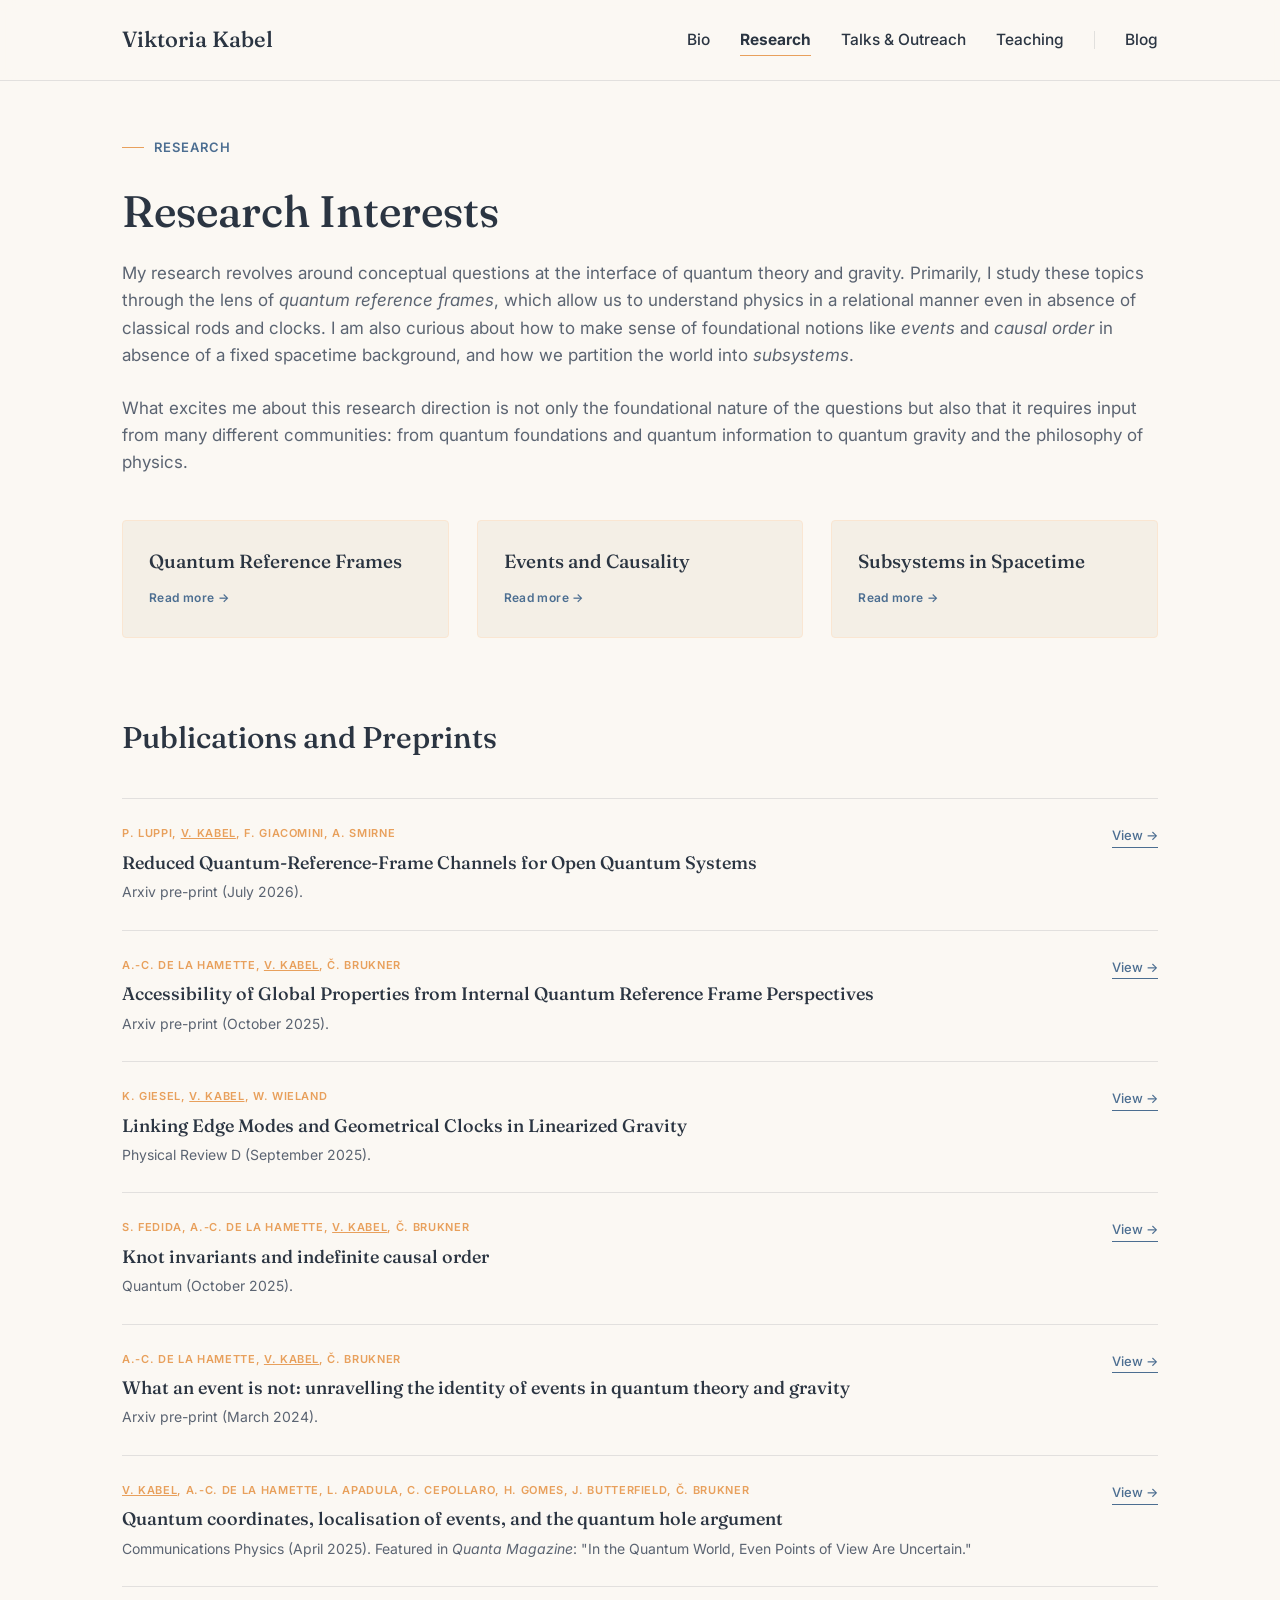
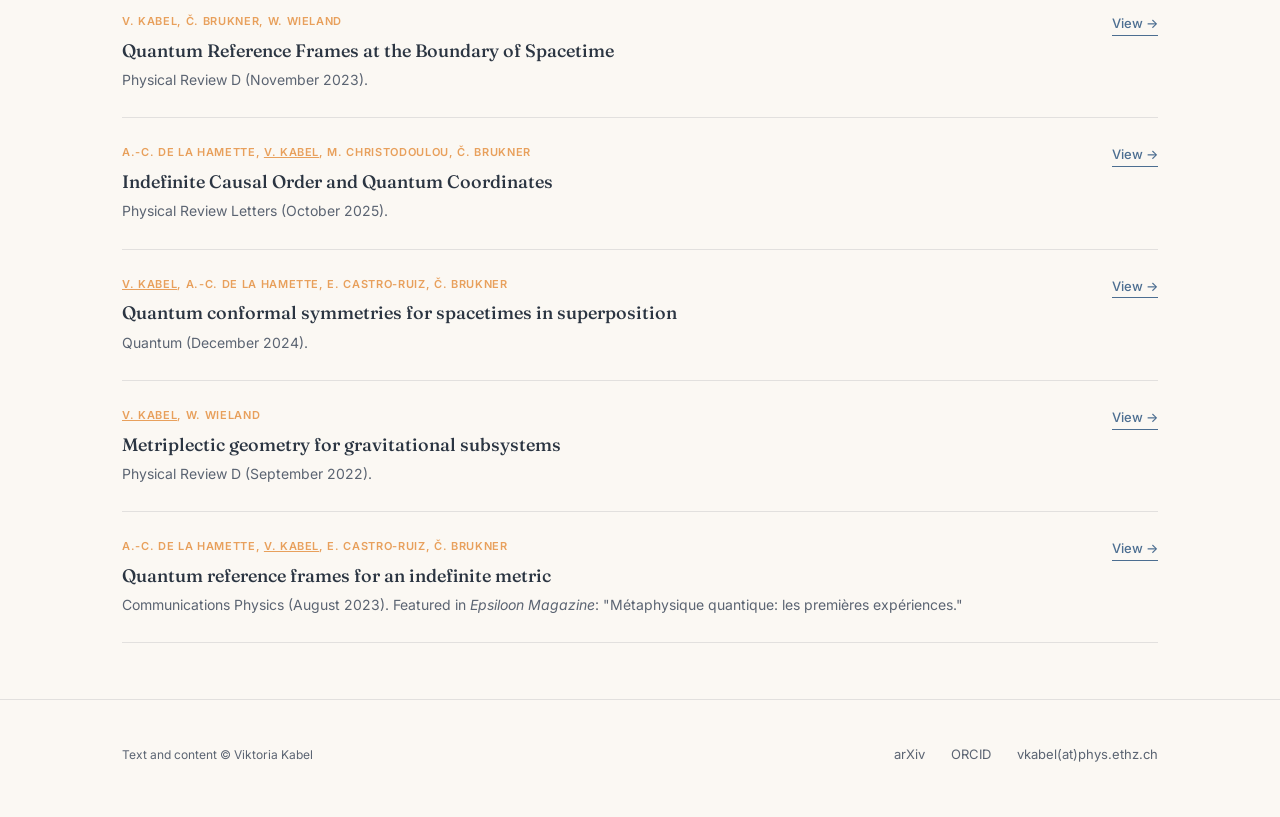
<file: research.html>
<!DOCTYPE html>
<html lang="en">
<head>
<meta charset="UTF-8">
<meta name="viewport" content="width=device-width, initial-scale=1.0">
<title>Research — Viktoria Kabel</title>
<link rel="preconnect" href="https://fonts.googleapis.com">
<link href="https://fonts.googleapis.com/css2?family=Fraunces:ital,opsz,wght@0,9..144,400;0,9..144,500;0,9..144,600;1,9..144,400;1,9..144,500&family=Inter:wght@400;500;600&display=swap" rel="stylesheet">
<link rel="stylesheet" href="style.css">
<link rel="icon" type="image/x-icon" href="favicon.ico">
<link rel="icon" type="image/png" sizes="32x32" href="favicon-32x32.png">
<link rel="icon" type="image/png" sizes="16x16" href="favicon-16x16.png">
<link rel="apple-touch-icon" sizes="180x180" href="apple-touch-icon.png">
</head>
<body>

<nav>
  <div class="wrap">
    <a href="index.html" class="brand">Viktoria Kabel</a>
    <input type="checkbox" id="nav-toggle" class="nav-toggle-input">
    <label for="nav-toggle" class="nav-toggle-label" aria-label="Toggle navigation menu">
      <span></span><span></span><span></span>
    </label>
    <div class="navlinks">
      <a href="bio.html">Bio</a>
      <a href="research.html" class="active">Research</a>
      <a href="talks.html">Talks &amp; Outreach</a>
      <a href="teaching.html">Teaching</a>
      <span class="nav-divider" aria-hidden="true"></span>
      <a href="blog.html">Blog</a>
    </div>
  </div>
</nav>

<section class="page-hero">
  <div class="wrap">
    <div class="eyebrow">Research</div>
    <h1>Research Interests</h1>
    <p class="lede">
      My research revolves around conceptual questions at the interface of quantum theory and gravity. Primarily, I study these topics through the lens of <i>quantum reference frames</i>,
      which allow us to understand physics in a relational manner even in absence of classical rods and clocks. I am also curious about how to make sense of foundational notions like <i>events</i>
      and <i>causal order</i> in absence of a fixed spacetime background, and how we partition the world into <i>subsystems</i>.</p>
      <br>
      <p class="lede">
      What excites me about this research direction is not only the foundational nature of the questions but also that it requires input from many different communities: from quantum foundations 
      and quantum information to quantum gravity and the philosophy of physics.</p>
  </div>
<!-- =====================================================
     TOPIC OVERVIEW
     ===================================================== -->

    <div class="wrap">
      <div class="cards" style="--card-bg: var(--paper-deep); --card-border: var(--apricot-soft);">
        <button type="button" class="card" data-modal="modal-qrf">
          <h3>Quantum Reference Frames</h3>
          <span class="read-more">Read more →</span>
        </button>
        <button type="button" class="card" data-modal="modal-events">
          <h3>Events and Causality</h3>
          <span class="read-more">Read more →</span>
        </button>
        <button type="button" class="card" data-modal="modal-gravity">
          <h3>Subsystems in Spacetime</h3>
          <span class="read-more">Read more →</span>
        </button>
      </div>
    </div>
  </section>

  <!-- =====================================================
       DETAILS ON RESEARCH TOPICS
       ===================================================== -->
  <div class="modal-backdrop" id="modal-backdrop"></div>

  <div class="topic-modal" id="modal-qrf">
    <button type="button" class="modal-close" aria-label="Close">&times;</button>
    <div class="eyebrow">Research Focus</div>
    <h3>Quantum Reference Frames</h3>
    <p>
      When describing a physical system, it is very common to do so with respect to a reference frame - a ruler used to determine the position of a particle, for example, or a clock, which tracks the time that elapses while it is moving.
      Usually, reference frames are treated as purely classical objects with well-defined properties. Yet, ultimately, all material systems should be describable by quantum theory. The study of quantum reference frames (QRFs) investigates
      what happens when we take into account the quantum properties of the reference frame itself. It aims to answer questions such as:
    </p>
    <ul class="dot-list">
      <li>Which properties, previously thought to be absolute, depend on the choice of QRF?</li>
      <li>How can we use QRFs as a tool to solve otherwise challenging problems at the interface between quantum theory and gravity?</li>
      <li>What can QRFs tell us about the nature of spacetime in a potential future theory of quantum gravity?</li>
    </ul>
    <div class="entry-meta" style="margin-top: 24px;">Selected Papers</div>
    <div class="paper-chips">
      <a href="https://arxiv.org/abs/2607.05578" class="paper-chip" title="Reduced Quantum-Reference-Frame Channels for Open Quantum Systems">QRFs &amp; Open Systems ↗</a>
      <a href="https://www.nature.com/articles/s42005-025-02084-3" class="paper-chip" title="Quantum coordinates, localisation of events, and the quantum hole argument">QRFs &amp; the 'Hole Argument' ↗</a>
      <a href="https://www.nature.com/articles/s42005-023-01344-4" class="paper-chip" title="Quantum reference frames for an indefinite metric">QRFs as Tools for Prediction ↗</a>
    </div>
  </div>

  <div class="topic-modal" id="modal-events">
    <button type="button" class="modal-close" aria-label="Close">&times;</button>
    <div class="eyebrow">Research Focus</div>
    <h3>Events and Causality</h3>
    <p>
      Usually, the order between two events A and B is fixed: either A happens before B or B happens before A. In quantum theory, this may no longer be the case.
      The phenomenon of <i>indefinite causal order</i> captures processes, in which the events occur in a superposition of different orders or even stranger configurations.
      An interesting question in this area is how to embed processes with indefinite causal into spacetime.
      This requires a careful reconsideration of what we mean by 'events' and the order between them when we no longer have fixed, classical particle trajectories or spacetime geometries.
    </p>
    <div class="entry-meta" style="margin-top: 24px;">Selected Papers</div>
    <div class="paper-chips">
      <a href="https://journals.aps.org/prl/abstract/10.1103/bnkn-4p3f" class="paper-chip" title="Indefinite Causal Order and Quantum Coordinates">Indefinite Causal Order &amp; Quantum Coordinates ↗</a>
      <a href="https://quantum-journal.org/papers/q-2025-10-06-1875/" class="paper-chip" title="Knot invariants and indefinite causal order">Knot Invariants &amp; Indefinite Causal Order ↗</a>
    </div>
  </div>

  <div class="topic-modal" id="modal-gravity">
    <button type="button" class="modal-close" aria-label="Close">&times;</button>
    <div class="eyebrow">Research Focus</div>
    <h3>Subsystems in Spacetime</h3>
    <p>
      As we describe the world, we almost invariably partition it into subsystems. Often, we treat these subsystems as isolated and assume that we can neglect any interaction with the outside
      world. Yet, there are limitations to this view. General relativity teaches us that gravity cannot be shielded.
      This implies that all systems, except possibly the universe as a whole, are <i>gravitationally open systems</i>.
    </p>
    <p>  
      Moreover, the presence of local symmetries in gauge theory and gravity warrants further caution in dealing with subsystems.
      While gauge degrees of freedom can otherwise be regarded as redundant, they become central when considering subregions as part of a larger
      system. In this case, so-called <i>edge modes</i> - gauge degrees of freedom at the boundary of the subregion - encode information required to couple the region to its surroundings.
      The study of edge modes thus becomes crucial for understanding subsystems in the presence of symmetries.
    </p>
    <div class="entry-meta" style="margin-top: 24px;">Selected Papers</div>
    <div class="paper-chips">
      <a href="https://journals.aps.org/prd/abstract/10.1103/yrc1-gmql" class="paper-chip" title="Linking Edge Modes and Geometrical Clocks in Linearized Gravity">Edge Modes &amp; Geometrical Clocks ↗</a>
      <a href="https://journals.aps.org/prd/abstract/10.1103/PhysRevD.108.106022" class="paper-chip" title="Quantum Reference Frames at the Boundary of Spacetime">Edge Modes &amp; QRFs ↗</a>
      <a href="https://journals.aps.org/prd/abstract/10.1103/PhysRevD.106.064053" class="paper-chip" title="Metriplectic geometry for gravitational subsystems">Metriplectic Geometry for Gravitational Subsystems ↗</a>
    </div>
  </div>

<section>
  <div class="wrap">
    <h2 class="section-heading">Publications and Preprints</h2>
    <div class="entry-list">

      <div class="entry">
        <div>
          <div class="entry-meta">P. Luppi, <u>V. Kabel</u>, F. Giacomini, A. Smirne</div>
          <h3>Reduced Quantum-Reference-Frame Channels for Open Quantum Systems</h3>
          <p> Arxiv pre-print (July 2026).</p>
        </div>
        <a href="https://arxiv.org/abs/2607.05578" class="entry-link">View →</a>
      </div>

      <div class="entry">
        <div>
          <div class="entry-meta">A.-C. de la Hamette, <u>V. Kabel</u>, Č. Brukner</div>
          <h3>Accessibility of Global Properties from Internal Quantum Reference Frame Perspectives</h3>
          <p> Arxiv pre-print (October 2025).</p>
        </div>
        <a href="https://arxiv.org/abs/2510.09100" class="entry-link">View →</a>
      </div>

      <div class="entry">
        <div>
          <div class="entry-meta">K. Giesel, <u>V. Kabel</u>, W. Wieland</div>
          <h3>Linking Edge Modes and Geometrical Clocks in Linearized Gravity</h3>
          <p> Physical Review D (September 2025).</p>
        </div>
        <a href="https://journals.aps.org/prd/abstract/10.1103/yrc1-gmql" class="entry-link">View →</a>
      </div>

      <div class="entry">
        <div>
          <div class="entry-meta">S. Fedida, A.-C. de la Hamette, <u>V. Kabel</u>, Č. Brukner</div>
          <h3>Knot invariants and indefinite causal order</h3>
          <p>Quantum (October 2025).</p>
        </div>
        <a href="https://quantum-journal.org/papers/q-2025-10-06-1875/" class="entry-link">View →</a>
      </div>

      <div class="entry">
        <div>
          <div class="entry-meta">A.-C. de la Hamette, <u>V. Kabel</u>, Č. Brukner</div>
          <h3>What an event is not: unravelling the identity of events in quantum theory and gravity</h3>
          <p> Arxiv pre-print (March 2024).</p>
        </div>
        <a href="https://arxiv.org/abs/2404.00159" class="entry-link">View →</a>
      </div>

      <div class="entry">
        <div>
          <div class="entry-meta"><u>V. Kabel</u>, A.-C. de la Hamette, L. Apadula, C. Cepollaro, H. Gomes, J. Butterfield, Č. Brukner</div>
          <h3>Quantum coordinates, localisation of events, and the quantum hole argument</h3>
          <p>Communications Physics (April 2025). Featured in <em>Quanta Magazine</em>: "In the Quantum World, Even Points of View Are Uncertain."</p>
        </div>
        <a href="https://www.nature.com/articles/s42005-025-02084-3" class="entry-link">View →</a>
      </div>

      <div class="entry">
        <div>
          <div class="entry-meta">V. Kabel, Č. Brukner, W. Wieland</div>
          <h3>Quantum Reference Frames at the Boundary of Spacetime</h3>
          <p>Physical Review D (November 2023).</p>
        </div>
        <a href="https://journals.aps.org/prd/abstract/10.1103/PhysRevD.108.106022" class="entry-link">View →</a>
      </div>

      <div class="entry">
        <div>
          <div class="entry-meta">A.-C. de la Hamette, <u>V. Kabel</u>, M. Christodoulou, Č. Brukner</div>
          <h3>Indefinite Causal Order and Quantum Coordinates</h3>
          <p>Physical Review Letters (October 2025).</p>
        </div>
        <a href="https://journals.aps.org/prl/abstract/10.1103/bnkn-4p3f" class="entry-link">View →</a>
      </div>

      <div class="entry">
        <div>
          <div class="entry-meta"><u>V. Kabel</u>, A.-C. de la Hamette, E. Castro-Ruiz, Č. Brukner</div>
          <h3>Quantum conformal symmetries for spacetimes in superposition</h3>
          <p>Quantum (December 2024).</p>
        </div>
        <a href="https://quantum-journal.org/papers/q-2024-12-04-1547/" class="entry-link">View →</a>
      </div>

      <div class="entry">
        <div>
          <div class="entry-meta"><u>V. Kabel</u>, W. Wieland</div>
          <h3>Metriplectic geometry for gravitational subsystems</h3>
          <p>Physical Review D (September 2022).</p>
        </div>
        <a href="https://journals.aps.org/prd/abstract/10.1103/PhysRevD.106.064053" class="entry-link">View →</a>
      </div>

      <div class="entry">
        <div>
          <div class="entry-meta">A.-C. de la Hamette, <u>V. Kabel</u>, E. Castro-Ruiz, Č. Brukner</div>
          <h3>Quantum reference frames for an indefinite metric</h3>
          <p>Communications Physics (August 2023). Featured in <em>Epsiloon Magazine</em>: "Métaphysique quantique: les premières expériences."</p>
        </div>
        <a href="https://www.nature.com/articles/s42005-023-01344-4" class="entry-link">View →</a>
      </div>

    </div>
  </div>
</section>

<footer>
  <div class="wrap">
    <div class="fnote">Text and content © Viktoria Kabel</div>
    <div class="flinks">
      <a href="https://arxiv.org/a/kabel_v_1.html">arXiv</a>
      <a href="https://orcid.org/0000-0002-0776-3612">ORCID</a>
      <span>vkabel(at)phys.ethz.ch</span>
    </div>
  </div>
</footer>

<!-- =====================================================
     TOPIC CARD MODALS — script
     ===================================================== -->
<script>
  const backdrop = document.getElementById('modal-backdrop');

  function openModal(id) {
    const modal = document.getElementById(id);
    if (!modal) return;
    modal.classList.add('is-open');
    backdrop.classList.add('is-open');
  }

  function closeOpenModal() {
    document.querySelectorAll('.topic-modal.is-open')
      .forEach(m => m.classList.remove('is-open'));
    backdrop.classList.remove('is-open');
  }

  // Wire up each topic card to open its matching modal
  document.querySelectorAll('.cards .card').forEach(card => {
    card.addEventListener('click', () => openModal(card.dataset.modal));
  });

  // Wire up each modal's own close (×) button
  document.querySelectorAll('.topic-modal .modal-close').forEach(btn => {
    btn.addEventListener('click', closeOpenModal);
  });

  // Clicking the dimmed background, or pressing Escape, also closes it
  backdrop.addEventListener('click', closeOpenModal);
  document.addEventListener('keydown', e => {
    if (e.key === 'Escape') closeOpenModal();
  });
</script>

</body>
</html>
</file>
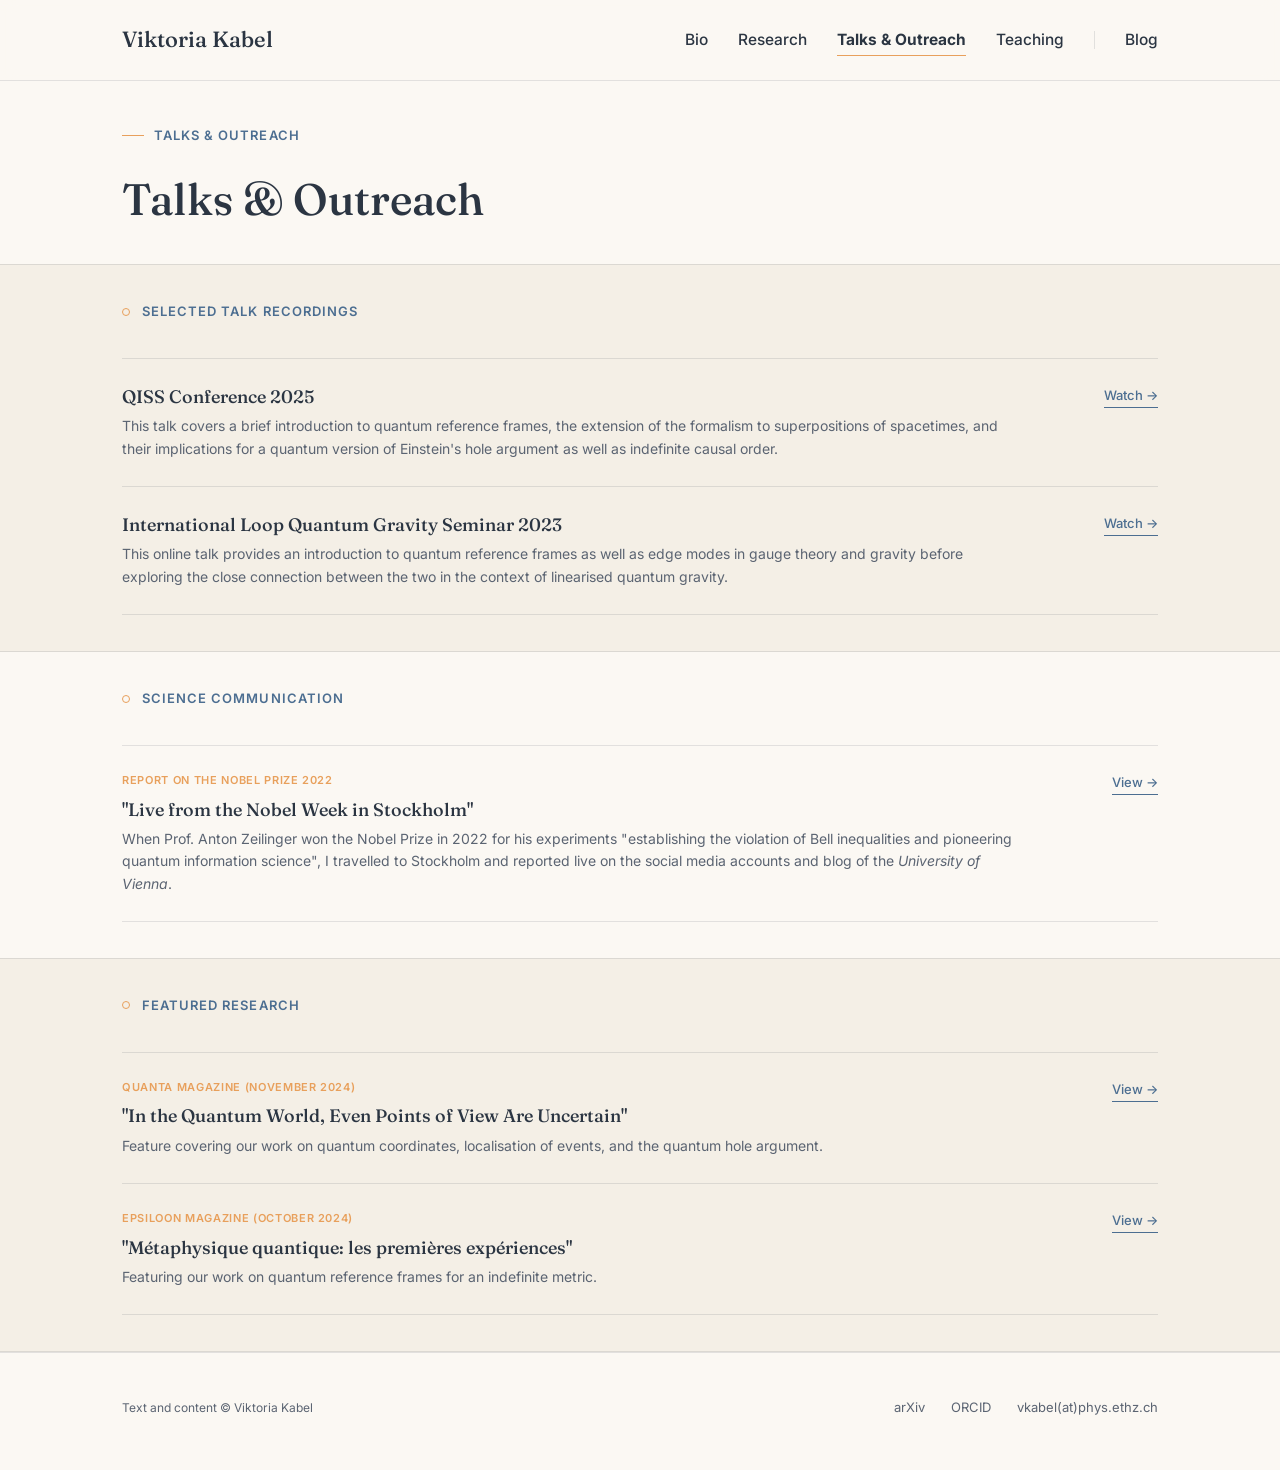
<file: talks.html>
<!DOCTYPE html>
<html lang="en">
<head>
<meta charset="UTF-8">
<meta name="viewport" content="width=device-width, initial-scale=1.0">
<title>Talks &amp; Outreach — Viktoria Kabel</title>
<link rel="preconnect" href="https://fonts.googleapis.com">
<link href="https://fonts.googleapis.com/css2?family=Fraunces:ital,opsz,wght@0,9..144,400;0,9..144,500;0,9..144,600;1,9..144,400;1,9..144,500&family=Inter:wght@400;500;600&display=swap" rel="stylesheet">
<link rel="stylesheet" href="style.css">
<link rel="icon" type="image/x-icon" href="favicon.ico">
<link rel="icon" type="image/png" sizes="32x32" href="favicon-32x32.png">
<link rel="icon" type="image/png" sizes="16x16" href="favicon-16x16.png">
<link rel="apple-touch-icon" sizes="180x180" href="apple-touch-icon.png">
</head>
<body class="compact">

<nav>
  <div class="wrap">
    <a href="index.html" class="brand">Viktoria Kabel</a>
    <input type="checkbox" id="nav-toggle" class="nav-toggle-input">
    <label for="nav-toggle" class="nav-toggle-label" aria-label="Toggle navigation menu">
      <span></span><span></span><span></span>
    </label>
    <div class="navlinks">
      <a href="bio.html">Bio</a>
      <a href="research.html">Research</a>
      <a href="talks.html" class="active">Talks &amp; Outreach</a>
      <a href="teaching.html">Teaching</a>
      <span class="nav-divider" aria-hidden="true"></span>
      <a href="blog.html">Blog</a>
    </div>
  </div>
</nav>

<section class="page-hero">
  <div class="wrap">
    <div class="eyebrow">Talks &amp; Outreach</div>
    <h1>Talks &amp; Outreach</h1>
  </div>
</section>

<!-- =====================================================
     TALK RECORDINGS
     ===================================================== -->
<section class="alt">
  <div class="wrap">
    <div class="section-label"><span class="dot"></span>Selected Talk Recordings</div>
    <div class="entry-list">

      <div class="entry">
        <div>
          <h3>QISS Conference 2025</h3>
          <p>This talk covers a brief introduction to quantum reference frames, the extension of the formalism to superpositions of spacetimes, and
            their implications for a quantum version of Einstein's hole argument as well as indefinite causal order.</p>
        </div>
        <a href="https://www.youtube.com/watch?v=6bs9ZKtwjfo&t=91s" class="entry-link" target="_blank" rel="noopener">Watch →</a>
      </div>

      <div class="entry">
        <div>
          <h3>International Loop Quantum Gravity Seminar 2023</h3>
          <p>This online talk provides an introduction to quantum reference frames as well as edge modes in gauge theory and gravity before exploring
            the close connection between the two in the context of linearised quantum gravity.</p>
        </div>
        <a href="https://relativity.phys.lsu.edu/ilqgs/kabel091923.mp4" class="entry-link" target="_blank" rel="noopener">Watch →</a>
      </div>

    </div>
  </div>
</section>

<!-- =====================================================
     OUTREACH
     ===================================================== -->
<section>
  <div class="wrap">
    <div class="section-label"><span class="dot"></span>Science Communication</div>
    <div class="entry-list">

      <div class="entry">
        <div>
          <div class="entry-meta">Report on the Nobel Prize 2022</div>
          <h3>"Live from the Nobel Week in Stockholm"</h3>
          <p>When Prof. Anton Zeilinger won the Nobel Prize in 2022 for his experiments "establishing the violation of Bell inequalities and pioneering quantum information science",
            I travelled to Stockholm and reported live on the social media accounts and blog of the <i>University of Vienna</i>.</p>
        </div>
        <a href="https://blog.univie.ac.at/en/international-en/live-from-the-nobel-week-in-stockholm/" class="entry-link">View →</a>
      </div>

    </div>
  </div>
</section>

<section class="alt">
  <div class="wrap">
    <div class="section-label"><span class="dot"></span>Featured Research</div>
    <div class="entry-list">

      <div class="entry">
        <div>
          <div class="entry-meta">Quanta Magazine (November 2024)</div>
          <h3>"In the Quantum World, Even Points of View Are Uncertain"</h3>
          <p>Feature covering our work on quantum coordinates, localisation of events, and the quantum hole argument.</p>
        </div>
        <a href="https://www.quantamagazine.org/in-the-quantum-world-even-points-of-view-are-uncertain-20241122/" class="entry-link">View →</a>
      </div>

      <div class="entry">
        <div>
          <div class="entry-meta">Epsiloon Magazine (October 2024)</div>
          <h3>"Métaphysique quantique: les premières expériences"</h3>
          <p>Featuring our work on quantum reference frames for an indefinite metric.</p>
        </div>
        <a href="https://www.epsiloon.com/tous-les-numeros/n53/metaphysique_quantique/" class="entry-link">View →</a>
      </div>

    </div>
  </div>
</section>

<footer>
  <div class="wrap">
    <div class="fnote">Text and content © Viktoria Kabel</div>
    <div class="flinks">
      <a href="https://arxiv.org/a/kabel_v_1.html">arXiv</a>
      <a href="https://orcid.org/0000-0002-0776-3612">ORCID</a>
      <span>vkabel(at)phys.ethz.ch</span>
    </div>
  </div>
</footer>

</body>
</html>
</file>
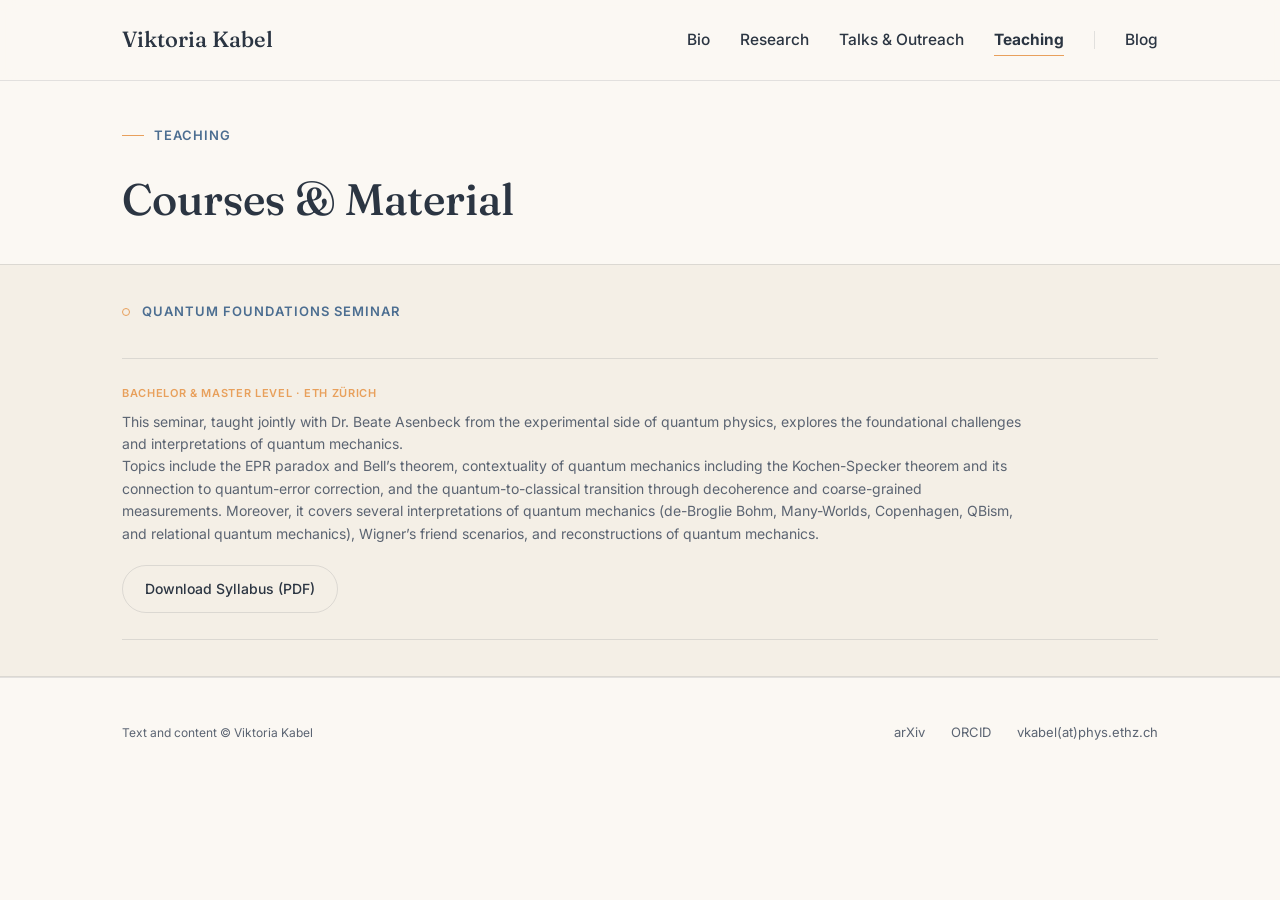
<file: teaching.html>
<!DOCTYPE html>
<html lang="en">
<head>
<meta charset="UTF-8">
<meta name="viewport" content="width=device-width, initial-scale=1.0">
<title>Teaching — Viktoria Kabel</title>
<link rel="preconnect" href="https://fonts.googleapis.com">
<link href="https://fonts.googleapis.com/css2?family=Fraunces:ital,opsz,wght@0,9..144,400;0,9..144,500;0,9..144,600;1,9..144,400;1,9..144,500&family=Inter:wght@400;500;600&display=swap" rel="stylesheet">
<link rel="stylesheet" href="style.css">
<link rel="icon" type="image/x-icon" href="favicon.ico">
<link rel="icon" type="image/png" sizes="32x32" href="favicon-32x32.png">
<link rel="icon" type="image/png" sizes="16x16" href="favicon-16x16.png">
<link rel="apple-touch-icon" sizes="180x180" href="apple-touch-icon.png">
</head>
<body class="compact">

<nav>
  <div class="wrap">
    <a href="index.html" class="brand">Viktoria Kabel</a>
    <input type="checkbox" id="nav-toggle" class="nav-toggle-input">
    <label for="nav-toggle" class="nav-toggle-label" aria-label="Toggle navigation menu">
      <span></span><span></span><span></span>
    </label>
    <div class="navlinks">
      <a href="bio.html">Bio</a>
      <a href="research.html">Research</a>
      <a href="talks.html">Talks &amp; Outreach</a>
      <a href="teaching.html" class="active">Teaching</a>
      <span class="nav-divider" aria-hidden="true"></span>
      <a href="blog.html">Blog</a>
    </div>
  </div>
</nav>

<section class="page-hero">
  <div class="wrap">
    <div class="eyebrow">Teaching</div>
    <h1>Courses &amp; Material</h1>
  </div>
</section>

<section class="alt">
  <div class="wrap">
    <div class="section-label"><span class="dot"></span>Quantum Foundations Seminar</div>
    <div class="entry-list">

      <div class="entry">
        <div>
          <div class="entry-meta">Bachelor &amp; Master level · ETH Zürich</div>
          <p>This seminar, taught jointly with Dr. Beate Asenbeck from the experimental side of quantum physics, explores the foundational challenges and interpretations of quantum mechanics.<br>
            Topics include the EPR paradox and Bell’s theorem, contextuality of quantum mechanics including the Kochen-Specker theorem and its connection to quantum-error correction, and the
            quantum-to-classical transition through decoherence and coarse-grained measurements. Moreover, it covers several interpretations of quantum mechanics (de-Broglie Bohm, Many-Worlds,
            Copenhagen, QBism, and relational quantum mechanics), Wigner’s friend scenarios, and reconstructions of quantum mechanics. </p>
          <div class="cta-row" style="margin-top: 20px;">
            <a href="QFS_Syllabus.pdf" class="btn ghost" target="_blank" rel="noopener">Download Syllabus (PDF)</a>
          </div>
        </div>
      </div>

    </div>
  </div>
</section>

<footer>
  <div class="wrap">
    <div class="fnote">Text and content © Viktoria Kabel</div>
    <div class="flinks">
      <a href="https://arxiv.org/a/kabel_v_1.html">arXiv</a>
      <a href="https://orcid.org/0000-0002-0776-3612">ORCID</a>
      <span>vkabel(at)phys.ethz.ch</span>
    </div>
  </div>
</footer>

</body>
</html>
</file>
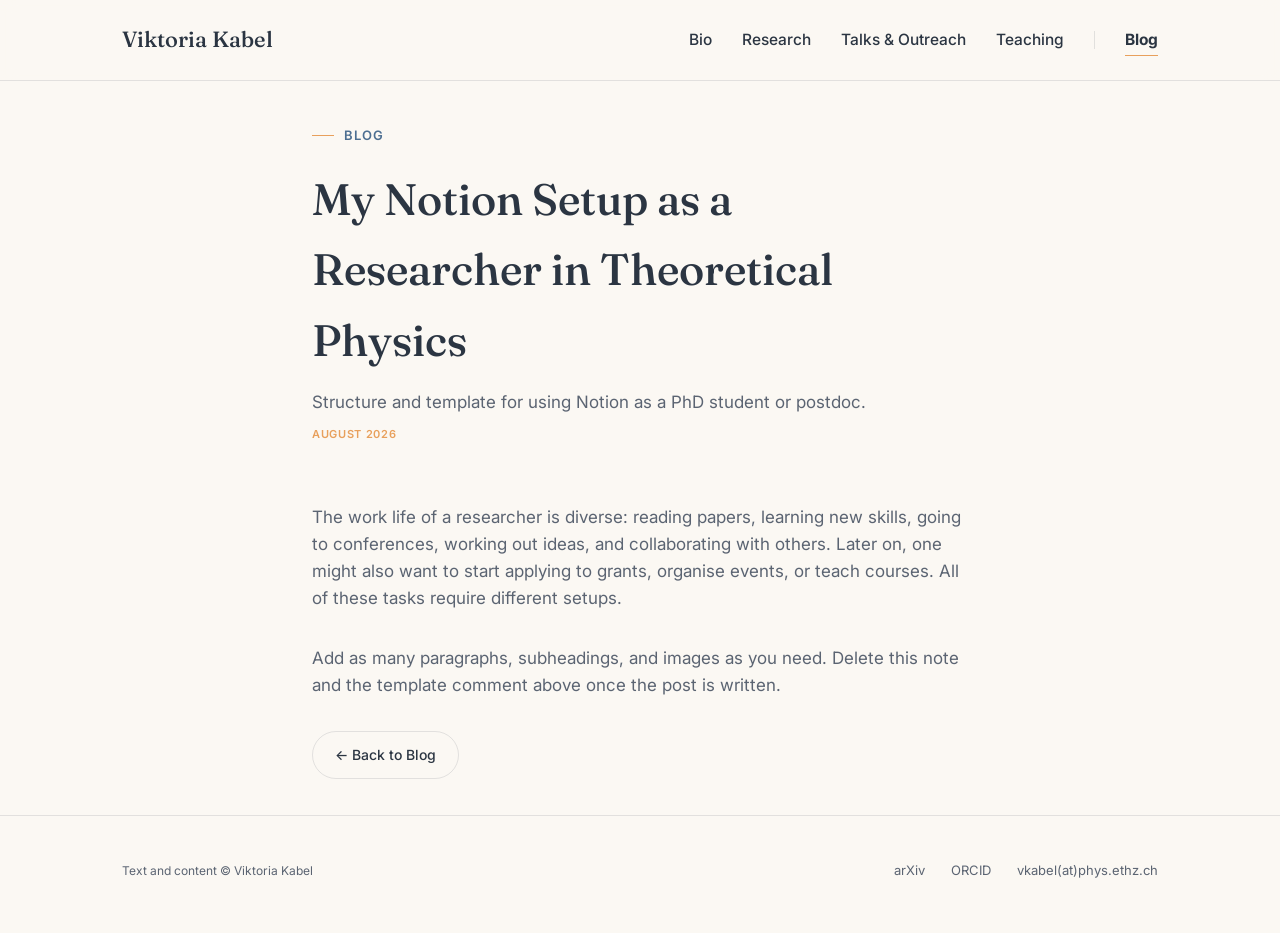
<file: posts/notion-setup.html>
<!DOCTYPE html>
<html lang="en">
<head>
<meta charset="UTF-8">
<meta name="viewport" content="width=device-width, initial-scale=1.0">
<title>My Notion Setup as a Researcher in Theoretical Physics — Viktoria Kabel</title>
<link rel="preconnect" href="https://fonts.googleapis.com">
<link href="https://fonts.googleapis.com/css2?family=Fraunces:ital,opsz,wght@0,9..144,400;0,9..144,500;0,9..144,600;1,9..144,400;1,9..144,500&family=Inter:wght@400;500;600&display=swap" rel="stylesheet">
<link rel="stylesheet" href="../style.css">
<link rel="icon" type="image/x-icon" href="../favicon.ico">
<link rel="icon" type="image/png" sizes="32x32" href="../favicon-32x32.png">
<link rel="icon" type="image/png" sizes="16x16" href="../favicon-16x16.png">
<link rel="apple-touch-icon" sizes="180x180" href="../apple-touch-icon.png">
</head>
<body class="compact">

<nav>
  <div class="wrap">
    <a href="../index.html" class="brand">Viktoria Kabel</a>
    <input type="checkbox" id="nav-toggle" class="nav-toggle-input">
    <label for="nav-toggle" class="nav-toggle-label" aria-label="Toggle navigation menu">
      <span></span><span></span><span></span>
    </label>
    <div class="navlinks">
      <a href="../bio.html">Bio</a>
      <a href="../research.html">Research</a>
      <a href="../talks.html">Talks &amp; Outreach</a>
      <a href="../teaching.html">Teaching</a>
      <span class="nav-divider" aria-hidden="true"></span>
      <a href="../blog.html" class="active">Blog</a>
    </div>
  </div>
</nav>

<!-- =====================================================
     TEMPLATE — write the post here, then delete this comment.

     Structure to keep:
       - .page-hero block: title (h1) + optional one-line dek
         (.lede) + date (.entry-meta)
       - <article>: your writing, as plain <p> tags. Use
         <h2>/<h3> for subheadings, <ul class="dot-list"><li>
         for bullet lists (see style.css section 17), and
         <img> for screenshots — drop image files in this same
         posts/ folder and reference them as "your-image.png".
       - the "Back to Blog" button at the bottom — leave as is.
     ===================================================== -->
<section class="page-hero">
  <div class="wrap" style="max-width: 720px;">
    <div class="eyebrow">Blog</div>
    <h1>My Notion Setup as a Researcher in Theoretical Physics</h1>
    <p class="lede">Structure and template for using Notion as a PhD student or postdoc.</p>
    <div class="entry-meta" style="margin-top: 10px;">August 2026</div>
  </div>
</section>

<section>
  <div class="wrap" style="max-width: 720px;">
    <article>
      <p class="lede">
        The work life of a researcher is diverse: reading papers, learning new skills, going to conferences, working out ideas, and collaborating with others.
        Later on, one might also want to start applying to grants, organise events, or teach courses. All of these tasks require different setups. 
      </p>
      <p class="lede">
        Add as many paragraphs, subheadings, and images as you need. Delete
        this note and the template comment above once the post is written.
      </p>
    </article>
    <div class="cta-row" style="margin-top: 32px;">
      <a href="../blog.html" class="btn ghost">← Back to Blog</a>
    </div>
  </div>
</section>

<footer>
  <div class="wrap">
    <div class="fnote">Text and content © Viktoria Kabel</div>
    <div class="flinks">
      <a href="https://arxiv.org/a/kabel_v_1.html">arXiv</a>
      <a href="https://orcid.org/0000-0002-0776-3612">ORCID</a>
      <span>vkabel(at)phys.ethz.ch</span>
    </div>
  </div>
</footer>

</body>
</html>
</file>
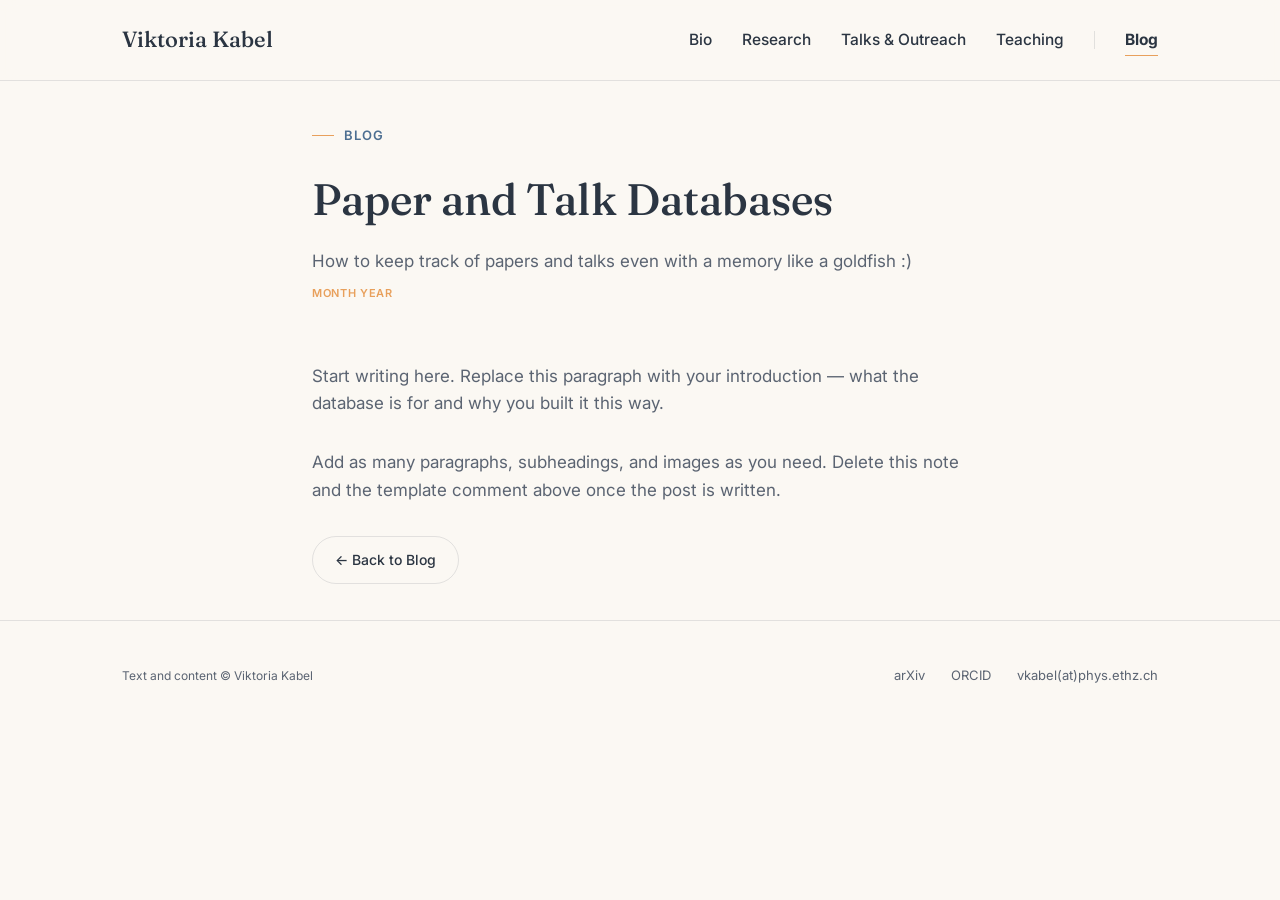
<file: posts/paper-talk-databases.html>
<!DOCTYPE html>
<html lang="en">
<head>
<meta charset="UTF-8">
<meta name="viewport" content="width=device-width, initial-scale=1.0">
<title>Paper and Talk Databases — Viktoria Kabel</title>
<link rel="preconnect" href="https://fonts.googleapis.com">
<link href="https://fonts.googleapis.com/css2?family=Fraunces:ital,opsz,wght@0,9..144,400;0,9..144,500;0,9..144,600;1,9..144,400;1,9..144,500&family=Inter:wght@400;500;600&display=swap" rel="stylesheet">
<link rel="stylesheet" href="../style.css">
<link rel="icon" type="image/x-icon" href="../favicon.ico">
<link rel="icon" type="image/png" sizes="32x32" href="../favicon-32x32.png">
<link rel="icon" type="image/png" sizes="16x16" href="../favicon-16x16.png">
<link rel="apple-touch-icon" sizes="180x180" href="../apple-touch-icon.png">
</head>
<body class="compact">

<nav>
  <div class="wrap">
    <a href="../index.html" class="brand">Viktoria Kabel</a>
    <input type="checkbox" id="nav-toggle" class="nav-toggle-input">
    <label for="nav-toggle" class="nav-toggle-label" aria-label="Toggle navigation menu">
      <span></span><span></span><span></span>
    </label>
    <div class="navlinks">
      <a href="../bio.html">Bio</a>
      <a href="../research.html">Research</a>
      <a href="../talks.html">Talks &amp; Outreach</a>
      <a href="../teaching.html">Teaching</a>
      <span class="nav-divider" aria-hidden="true"></span>
      <a href="../blog.html" class="active">Blog</a>
    </div>
  </div>
</nav>

<!-- =====================================================
     TEMPLATE — write the post here, then delete this comment.

     Structure to keep:
       - .page-hero block: title (h1) + optional one-line dek
         (.lede) + date (.entry-meta)
       - <article>: your writing, as plain <p> tags. Use
         <h2>/<h3> for subheadings, <ul class="dot-list"><li>
         for bullet lists (see style.css section 17), and
         <img> for screenshots — drop image files in this same
         posts/ folder and reference them as "your-image.png".
       - the "Back to Blog" button at the bottom — leave as is.
     ===================================================== -->
<section class="page-hero">
  <div class="wrap" style="max-width: 720px;">
    <div class="eyebrow">Blog</div>
    <h1>Paper and Talk Databases</h1>
    <p class="lede">How to keep track of papers and talks even with a memory like a goldfish :)</p>
    <div class="entry-meta" style="margin-top: 10px;">Month Year</div>
  </div>
</section>

<section>
  <div class="wrap" style="max-width: 720px;">
    <article>
      <p class="lede">
        Start writing here. Replace this paragraph with your introduction —
        what the database is for and why you built it this way.
      </p>
      <p class="lede">
        Add as many paragraphs, subheadings, and images as you need. Delete
        this note and the template comment above once the post is written.
      </p>
    </article>
    <div class="cta-row" style="margin-top: 32px;">
      <a href="../blog.html" class="btn ghost">← Back to Blog</a>
    </div>
  </div>
</section>

<footer>
  <div class="wrap">
    <div class="fnote">Text and content © Viktoria Kabel</div>
    <div class="flinks">
      <a href="https://arxiv.org/a/kabel_v_1.html">arXiv</a>
      <a href="https://orcid.org/0000-0002-0776-3612">ORCID</a>
      <span>vkabel(at)phys.ethz.ch</span>
    </div>
  </div>
</footer>

</body>
</html>
</file>
<file: style.css>
/* =====================================================================
   SITE STYLESHEET
   =====================================================================

   HOW THIS FILE IS ORGANISED (search for these headings):
     1. DESIGN TOKENS      — all colors & spacing live here
     2. RESET & BASE        — sensible defaults
     3. LAYOUT              — the .wrap max-width container
     4. NAVIGATION          — the sticky top bar, same on every page
     5. BUTTONS
     6. HOMEPAGE HERO        — big intro, index.html only
     7. PORTRAIT FRAME       — the square photo + corner brackets
     8. PAGE HERO            — smaller intro used on subpages
     9. SECTION LABEL        — small uppercase "eyebrow" headings
    10. CARDS                — the 3-up research highlight cards
    11. ENTRY LIST           — publications / talks / teaching rows
    12. BLOG TEASER
    13. FOOTER
    14. RESPONSIVE           — mobile adjustments
    15. FLIP MODAL            — research.html topic popups
    16. VIDEO EMBED           — YouTube / mp4 talk recordings
    16b. NOTION EMBED         — public Notion page framed in-page (test)
    17. BULLET LIST           — dot-marker list for prose (e.g. inside modals)
    18. PAPER CHIPS           — "Example Papers" pill row inside modals
   ===================================================================== */


/* ---------------------------------------------------------------------
   1. DESIGN TOKENS
   --------------------------------------------------------------------- */
:root {
  /* Backgrounds */
  --paper:        #FBF8F3;  /* main background, warm off-white */
  --paper-deep:   #F4EFE6;  /* slightly darker panel background */
  --paper-dark:   #cdc3ad;  /* slightly darker panel background */

  /* Text */
  --ink:          #2B3542;  /* main text color */
  --ink-soft:     #5B6472;  /* secondary / muted text */

  /* Accent colors (your brand palette) */
  --blue:         #4C6E91;  /* primary accent — links, labels */
  --blue-soft:    #DCE6EE;  /* pale blue, used as a fill */
  --apricot:      #E8A05C;  /* secondary accent — highlights, dots,
                                underlines, borders, AND currently the
                                small uppercase text labels too
                                (.entry-meta, .card .tag) — you tried the
                                higher-contrast --apricot-text below for
                                those and preferred this brighter one, so
                                it's back. Worth knowing: at ~2:1 against
                                --paper this is below WCAG AA's 4.5:1 for
                                text that size, a deliberate trade-off. */
  --apricot-soft: #FAE6D2;  /* pale apricot, used as a fill */
  --apricot-text: #875D35;  /* unused for now — a darker, same-hue
                                variant (~5:1 contrast) kept here in case
                                you want the more accessible version back
                                for .entry-meta / .card .tag later */

  /* Lines */
  --rule: rgba(43, 53, 66, 0.12); /* faint dividing lines / borders */

  /* Card box colors - Default matches the page background,
     so boxes look "invisible" except for their thin border until you
     set a color. */
  --card-bg: var(--paper);
  --card-border: var(--rule);
}


/* ---------------------------------------------------------------------
   2. RESET & BASE
   --------------------------------------------------------------------- */
* {
  margin: 0;
  padding: 0;
  box-sizing: border-box;
}

html {
  scroll-behavior: smooth;
}

body {
  background: var(--paper);
  color: var(--ink);
  font-family: 'Inter', sans-serif;
  line-height: 1.6;
  -webkit-font-smoothing: antialiased;
}

a {
  color: inherit;
  text-decoration: none;
}

/* inline text links — for links embedded inside a sentence of prose
   (e.g. bio.html's Research Network paragraph). Visible at rest via
   color + a faint underline, brightens to apricot on hover — same
   language as the nav's underline-on-hover, just always-on enough
   to read as a link without hovering first. */
.text-link {
  color: var(--blue);
  border-bottom: 1px solid var(--rule);
  transition: border-color 0.2s;
}
.text-link:hover {
  border-color: var(--apricot);
}

/* Display font used for all headings — swap the font-family here
   (and in the Google Fonts <link> in each HTML file's <head>)
   if you want a different heading typeface site-wide. */
h1, h2, h3, .display-font {
  font-family: 'Fraunces', serif;
  font-weight: 500;
}


/* ---------------------------------------------------------------------
   3. LAYOUT
   .wrap centers content and caps its width.
   --------------------------------------------------------------------- */
.wrap {
  max-width: 1100px;
  margin: 0 auto;
  padding: 0 32px;
}


/* ---------------------------------------------------------------------
   4. NAVIGATION
   --------------------------------------------------------------------- */
nav {
  position: sticky;
  top: 0;
  z-index: 10;
  background: rgba(251, 248, 243, 0.86);
  backdrop-filter: blur(8px);
  border-bottom: 1px solid var(--rule);
}

nav .wrap {
  display: flex;
  align-items: center;
  justify-content: space-between;
  height: 80px;
}

.brand {
  font-family: 'Fraunces', serif;
  font-weight: 500;
  font-size: 22px;
}

.navlinks {
  display: flex;
  align-items: center;
  gap: 30px;
  font-size: 15.5px;
  font-weight: 500;
  color: var(--ink);
}

/* underline-on-hover effect for nav links */
.navlinks a {
  position: relative;
  padding: 4px 0;
  transition: color 0.2s;
}
.navlinks a:hover {
  color: var(--blue);
}
.navlinks a::after {
  content: "";
  position: absolute;
  left: 0;
  bottom: 0;
  width: 0;
  height: 1px;
  background: var(--apricot);
  transition: width 0.25s ease;
}
.navlinks a:hover::after {
  width: 100%;
}

/* highlights whichever page you're currently on —
   add class="active" to the matching link in each page's nav */
.navlinks a.active {
  color: var(--ink);
  font-weight: 700;
}
.navlinks a.active::after {
  width: 100%;
}

/* mobile menu toggle — hidden checkbox + hamburger label. Toggling
   the checkbox is what shows/hides .navlinks below 720px (see
   RESPONSIVE section for the ~ sibling rule that does it). Hidden
   entirely above 720px, where the full nav is always visible. */
.nav-toggle-input {
  position: absolute;
  opacity: 0;
  pointer-events: none;
}
.nav-toggle-label {
  display: none;
  flex-direction: column;
  justify-content: center;
  gap: 5px;
  width: 30px;
  height: 24px;
  cursor: pointer;
}
.nav-toggle-label span {
  display: block;
  height: 2px;
  width: 100%;
  background: var(--ink);
  border-radius: 2px;
  transition: transform 0.2s ease, opacity 0.2s ease;
}
/* turn the three bars into an X once the menu is open */
.nav-toggle-input:checked ~ .nav-toggle-label span:nth-child(1) {
  transform: translateY(7px) rotate(45deg);
}
.nav-toggle-input:checked ~ .nav-toggle-label span:nth-child(2) {
  opacity: 0;
}
.nav-toggle-input:checked ~ .nav-toggle-label span:nth-child(3) {
  transform: translateY(-7px) rotate(-45deg);
}

.nav-divider {
  width: 1px;
  height: 18px;
  align-self: center;
  background: var(--rule);
}


/* ---------------------------------------------------------------------
   5. BUTTONS
   --------------------------------------------------------------------- */
.btn {
  display: inline-flex;
  align-items: center;
  gap: 8px;
  padding: 12px 22px;
  border-radius: 100px;
  font-size: 14px;
  font-weight: 500;
  border: 1px solid var(--ink);
  transition: all 0.2s ease;
}
.btn.primary {
  background: var(--ink);
  color: var(--paper);
}
.btn.primary:hover {
  background: var(--blue);
  border-color: var(--blue);
}
.btn.ghost {
  border-color: var(--rule);
}
.btn.ghost:hover {
  border-color: var(--ink);
}

.cta-row {
  display: flex;
  gap: 16px;
  flex-wrap: wrap;
}


/* ---------------------------------------------------------------------
   6. HOMEPAGE HERO
   --------------------------------------------------------------------- */
.hero {
  padding: 64px 0 52px;
}
.hero .wrap {
  display: grid;
  grid-template-columns: 1.3fr 0.7fr; 
  gap: 56px;
  align-items: center;
}

.eyebrow {
  font-size: 13px;
  letter-spacing: 0.08em;
  text-transform: uppercase;
  color: var(--blue);
  font-weight: 600;
  margin-bottom: 18px;
  display: flex;
  align-items: center;
  gap: 10px;
}
.eyebrow::before {
  content: "";
  width: 22px;
  height: 1px;
  background: var(--apricot);
  display: inline-block;
}

.hero h1 {
  font-size: clamp(38px, 5vw, 58px);
  line-height: 1.08;
  letter-spacing: -0.01em;
  margin-bottom: 22px;
}
.hero h1 em {
  font-style: italic;
  font-weight: 400;
  color: var(--blue);
}

.hero-statement {
  font-family: 'Fraunces', serif;
  font-style: italic;
  font-weight: 400;
  font-size: clamp(20px, 2.4vw, 26px);
  line-height: 1.4;
  color: var(--ink);
  max-width: 46ch;
  margin-bottom: 22px;
}

.lede {
  font-size: 17px;
  color: var(--ink-soft);
  max-width: 100ch;
  margin-bottom: 32px;
}

.hero .lede {
  max-width: 46ch;
  font-size: 19px;
}


/* ---------------------------------------------------------------------
   7. PORTRAIT FRAME  (square photo + corner brackets)
   --------------------------------------------------------------------- */
.portrait-stage {
  position: relative;
  width: 100%;
  max-width: 260px; 
  aspect-ratio: 1 / 1;  
  justify-self: center;
}

/* faint offset square behind the photo, for depth */
.portrait-stage::before {
  content: "";
  position: absolute;
  inset: 0;
  transform: translate(14px, 14px);
  border: 1px solid var(--apricot);
  opacity: 0.5;
}

/* the two corner brackets, top-left and bottom-right */
.portrait-photo::before,
.portrait-photo::after {
  content: "";
  position: absolute;
  width: 22px;
  height: 22px;
  border-color: var(--blue);
}
.portrait-photo::before { /* top-left corner mark */
  top: -1px;
  left: -1px;
  border-top: 2px solid;
  border-left: 2px solid;
}
.portrait-photo::after { /* bottom-right corner mark */
  bottom: -1px;
  right: -1px;
  border-bottom: 2px solid;
  border-right: 2px solid;
}

.portrait-photo {
  position: absolute;
  inset: 0;
  overflow: hidden;
  background: linear-gradient(150deg, var(--blue-soft), var(--apricot-soft));
  display: flex;
  align-items: center;
  justify-content: center;
  box-shadow: 0 24px 48px -18px rgba(43, 53, 66, 0.28);
}

.portrait-photo-img {
  width: 100%;
  height: 100%;
  object-fit: cover;
}

.portrait-photo .initials {
  font-family: 'Fraunces', serif;
  font-size: 52px;
  color: var(--ink);
  opacity: 0.55;
}

.frame-caption {
  text-align: center;
  font-size: 12px;
  color: var(--ink-soft);
  margin-top: 18px;
  letter-spacing: 0.02em;
}


/* ---------------------------------------------------------------------
   8. PAGE HERO
   --------------------------------------------------------------------- */
.page-hero {
  padding: 56px 0 20px;
}
.page-hero h1 {
  font-size: clamp(32px, 4vw, 44px);
  margin-bottom: 14px;
}
.page-hero .lede {
  margin-bottom: 0;
}


/* ---------------------------------------------------------------------
   9. SECTION LABEL
   --------------------------------------------------------------------- */
.section-label {
  display: flex;
  align-items: center;
  gap: 12px;
  font-size: 13px;
  letter-spacing: 0.08em;
  text-transform: uppercase;
  color: var(--blue);
  font-weight: 600;
  margin-bottom: 36px;
}
.section-label .dot {
  width: 8px;
  height: 8px;
  border-radius: 50%;
  border: 1.5px solid var(--apricot);
}

.section-heading {
  font-size: clamp(24px, 2.6vw, 30px);
  margin-bottom: 36px;
}

section { padding: 56px 0; }
section.alt {
  background: var(--paper-deep);
  border-top: 1px solid var(--rule);
  border-bottom: 1px solid var(--rule);
}

body.compact section:not(.page-hero) {
  padding: 36px 0;
}
body.compact .page-hero {
  padding: 44px 0 16px;
}

.intro-text {
  max-width: 64ch;
  color: var(--ink-soft);
  font-size: 16px;
  margin-bottom: 8px;
}


/* ---------------------------------------------------------------------
   10. CARDS
   --------------------------------------------------------------------- */
.cards {
  display: grid;
  grid-template-columns: repeat(3, 1fr);
  gap: 28px;
  margin-top: 44px;
}
.card {
  appearance: none;
  font: inherit;
  color: inherit;
  text-align: left;
  width: 100%;
  margin: 0;

  cursor: pointer;
  background: var(--card-bg);
  border: 1px solid var(--card-border);
  border-radius: 4px;
  padding: 28px 26px;
  transition: transform 0.25s ease, box-shadow 0.25s ease;
}
.card:hover {
  transform: translateY(-4px);
  box-shadow: 0 20px 40px -24px rgba(43, 53, 66, 0.35);
}
.card .tag {
  font-size: 11px;
  letter-spacing: 0.06em;
  text-transform: uppercase;
  color: var(--apricot);
  font-weight: 600;
  margin-bottom: 12px;
}
.card h3 {
  font-size: 19px;
  margin-bottom: 10px;
  line-height: 1.3;
}
.card p {
  font-size: 14px;
  color: var(--ink-soft);
  margin-bottom: 14px;
}
.card .read-more {
  font-size: 12px;
  font-weight: 600;
  letter-spacing: 0.03em;
  color: var(--blue);
}


/* ---------------------------------------------------------------------
   11. ENTRY LIST
   --------------------------------------------------------------------- */
.entry-list {
  display: flex;
  flex-direction: column;
}
.entry {
  padding: 26px 0;
  border-top: 1px solid var(--rule);
  display: flex;
  gap: 24px;
  justify-content: space-between;
  align-items: flex-start;
  flex-wrap: wrap;
}
.entry:last-child {
  border-bottom: 1px solid var(--rule);
}
.entry-meta {
  font-size: 11px;
  letter-spacing: 0.06em;
  text-transform: uppercase;
  color: var(--apricot);
  font-weight: 600;
  margin-bottom: 8px;
}
.entry h3 {
  font-size: 18px;
  margin-bottom: 6px;
  line-height: 1.35;
}
.entry p {
  font-size: 14px;
  color: var(--ink-soft);
  max-width: 100ch;
}
.entry-date {
  font-size: 13px;
  color: var(--ink-soft);
  white-space: nowrap;
  padding-top: 2px;
}
.entry-link {
  font-size: 13px;
  font-weight: 500;
  color: var(--blue);
  border-bottom: 1px solid var(--blue);
  white-space: nowrap;
  padding-bottom: 1px;
  margin-left: auto; 
}


/* ---------------------------------------------------------------------
   12. BLOG TEASER - currently not in use
   --------------------------------------------------------------------- */
.blog-teaser {
  display: grid;
  grid-template-columns: 0.9fr 1.1fr;
  gap: 52px;
  align-items: center;
}
.blog-visual {
  aspect-ratio: 4 / 3;
  border-radius: 4px;
  border: 1px solid var(--rule);
  background:
    repeating-linear-gradient(135deg, rgba(76, 110, 145, 0.07) 0 2px, transparent 2px 26px),
    linear-gradient(160deg, var(--apricot-soft), var(--blue-soft));
  position: relative;
}
.blog-visual::after {
  content: "Notion for Physics PhDs";
  position: absolute;
  bottom: 20px;
  left: 20px;
  font-family: 'Fraunces', serif;
  font-style: italic;
  font-size: 15px;
  color: var(--ink);
}

.post-link {
  display: block;
  padding: 16px 0;
  border-bottom: 1px solid var(--rule);
}
.post-link:first-of-type {
  padding-top: 0;
}
.post-link .pt {
  font-family: 'Fraunces', serif;
  font-size: 17px;
  margin-bottom: 4px;
  transition: color 0.2s;
}
.post-link:hover .pt {
  color: var(--blue);
}
.post-link .pd {
  font-size: 13px;
  color: var(--ink-soft);
}


/* ---------------------------------------------------------------------
   13. FOOTER
   --------------------------------------------------------------------- */
footer {
  padding: 44px 0 52px;
  border-top: 1px solid var(--rule);
}
footer .wrap {
  display: flex;
  justify-content: space-between;
  align-items: center;
  flex-wrap: wrap;
  gap: 16px;
}
footer .flinks {
  display: flex;
  gap: 26px;
  font-size: 13px;
  color: var(--ink-soft);
}
footer .fnote {
  font-size: 12px;
  color: var(--ink-soft);
}


/* ---------------------------------------------------------------------
   14. RESPONSIVE
   --------------------------------------------------------------------- */
@media (max-width: 860px) {
  .cards { grid-template-columns: 1fr; }
  .hero .wrap { grid-template-columns: 1fr; }
  /* order:-1 has to go on hero-media (the actual grid item) rather than
     .portrait-stage (its grandchild) — order only affects direct
     children of the grid/flex container it's declared on. */
  .hero-media { order: -1; }
  .portrait-stage { max-width: 220px; margin: 0 auto; }
  .blog-teaser { grid-template-columns: 1fr; }
  .notion-embed { --notion-embed-h: 600px; }
}

@media (max-width: 720px) {
  .nav-toggle-label { display: flex; }

  /* collapsed by default; the checked checkbox (toggled by clicking
     the hamburger label) reveals it as a full-width dropdown panel
     anchored under the sticky nav bar */
  .navlinks {
    display: none;
    position: absolute;
    top: 80px;
    left: 0;
    right: 0;
    flex-direction: column;
    align-items: flex-start;
    gap: 4px;
    background: var(--paper);
    border-bottom: 1px solid var(--rule);
    padding: 10px 32px 26px;
    box-shadow: 0 24px 40px -28px rgba(43, 53, 66, 0.35);
  }
  .nav-toggle-input:checked ~ .navlinks {
    display: flex;
  }
  .navlinks a {
    width: 100%;
    padding: 12px 0;
  }
  .navlinks a::after {
    display: none;
  }
  .nav-divider {
    display: none;
  }
}

@media (max-width: 600px) {
  /* narrower side margins so body text gets a few more characters per
     line instead of wrapping into a tall column of short lines */
  .wrap { padding: 0 22px; }
  /* keep the mobile nav dropdown's inset matching the tighter .wrap */
  .navlinks { padding: 10px 22px 26px; }

  /* the prose paragraphs (hero tagline, page-hero deks, bio/research
     intro paragraphs) read oversized at phone widths — desktop sizing
     is untouched above this breakpoint */
  .lede { font-size: 15.5px; }
  .hero .lede { font-size: 17px; }

  /* shrink the homepage portrait further and scale its decorative
     frame to match — the offset square and corner brackets are fixed
     pixel values, so left alone they'd look oversized against a
     smaller photo instead of like a subtle accent */
  .portrait-stage { max-width: 170px; }
  .portrait-stage::before { transform: translate(9px, 9px); }
  .portrait-photo::before,
  .portrait-photo::after {
    width: 16px;
    height: 16px;
  }
}


/* =====================================================================
   15. FLIP MODAL
   =====================================================================
   HOW IT WORKS, IN PLAIN TERMS:
   - Each topic box is a <button class="card">, not a link — it
     triggers JS, it doesn't navigate anywhere.
   - Each topic has a matching .topic-modal, hidden by default.
   - Clicking a topic box adds the class "is-open" to its matching
     .topic-modal AND to the shared #modal-backdrop (see the <script>
     at the bottom of research.html for the few lines that do this).
   - Adding "is-open" is what triggers the CSS transition below —
     nothing here needs editing when you swap the text content.
   ===================================================================== */

/* --- dimmed background shown behind an open panel --- */
.modal-backdrop {
  position: fixed;
  inset: 0;
  background: rgba(43, 53, 66, 0.45);
  opacity: 0;
  pointer-events: none;
  transition: opacity 0.3s ease;
  z-index: 20;
}
.modal-backdrop.is-open {
  opacity: 1;
  pointer-events: auto; /* only clickable once visible, so it can close the modal */
}

/* --- the enlarged panel itself --- */
.topic-modal {
  position: fixed;
  top: 50%;
  left: 50%;
  width: min(600px, 88vw);
  max-height: 80vh;
  overflow-y: auto;
  background: var(--paper);
  border-radius: 8px;
  padding: 44px 40px;
  box-shadow: 0 40px 80px -20px rgba(43, 53, 66, 0.45);
  z-index: 21;

  /* hidden state: shrunk, rotated, and see-through — this is the
     "flip" starting point that animates in when .is-open is added */
  transform: translate(-50%, -50%) perspective(1200px) rotateY(-18deg) scale(0.85);
  opacity: 0;
  pointer-events: none;
  transition: transform 0.4s ease, opacity 0.3s ease;
}
.topic-modal.is-open {
  transform: translate(-50%, -50%) perspective(1200px) rotateY(0deg) scale(1);
  opacity: 1;
  pointer-events: auto;
}
.topic-modal .eyebrow { margin-bottom: 14px; }
.topic-modal h3 {
  font-size: 26px;
  margin-bottom: 18px;
}
.topic-modal p {
  font-size: 15.5px;
  color: var(--ink-soft);
  margin-bottom: 14px;
}

.topic-modal .dot-list li {
  font-size: 15.5px;
  color: var(--ink-soft);
}
.topic-modal .modal-close {
  position: absolute;
  top: 18px;
  right: 18px;
  width: 34px;
  height: 34px;
  border-radius: 50%;
  border: 1px solid var(--rule);
  background: var(--paper);
  font-size: 16px;
  line-height: 1;
  cursor: pointer;
  transition: background 0.2s;
}
.topic-modal .modal-close:hover {
  background: var(--paper-deep);
}

@media (max-width: 600px) {
  .topic-modal { padding: 36px 26px; }

  /* mobile-only — desktop keeps the original 26px / 15.5px sizing.
     Matches .entry h3 / .entry p, e.g. the Quantum Foundations
     Seminar heading + description on teaching.html */
  .topic-modal h3 { font-size: 18px; }
  .topic-modal p,
  .topic-modal .dot-list li { font-size: 14px; }
}


/* =====================================================================
   16. VIDEO EMBED
   ===================================================================== */
   .video-embed {
    position: relative;
    aspect-ratio: 16 / 9;
    width: 100%;
    max-width: 720px;
    border-radius: 4px;
    overflow: hidden;
    border: 1px solid var(--rule);
    margin: 20px 0;
  }
  .video-embed iframe,
  .video-embed video {
    position: absolute;
    inset: 0;
    width: 100%;
    height: 100%;
    border: 0;
    background: #000;
  }


/* =====================================================================
   16b. NOTION EMBED  
   ===================================================================== */
.notion-embed {
  --notion-embed-h: 900px;
  width: 100%;
  max-width: 720px;
  height: var(--notion-embed-h);
  border-radius: 4px;
  overflow: hidden;
  border: 1px solid var(--rule);
  margin: 20px 0;
}
.notion-embed iframe {
  width: 100%;
  height: 100%;
  border: 0;
}


/* =====================================================================
   17. BULLET LIST
   ===================================================================== */
.dot-list {
  list-style: none;
  margin: 0 0 14px;
  padding: 0;
}
.dot-list li {
  position: relative;
  padding-left: 22px;
  margin-bottom: 10px;
  font-size: inherit;
  color: inherit;
  line-height: 1.5;
}
.dot-list li:last-child {
  margin-bottom: 0;
}
.dot-list li::before {
  content: "";
  position: absolute;
  left: 2px;
  top: 0.55em;
  width: 7px;
  height: 7px;
  border-radius: 50%;
  border: 1.5px solid var(--apricot);
}


/* =====================================================================
   18. PAPER CHIPS
   ===================================================================== */
.paper-chips {
  display: flex;
  flex-wrap: wrap;
  gap: 10px;
  margin-top: 10px;
}
.paper-chip {
  display: inline-flex;
  align-items: center;
  gap: 6px;
  padding: 9px 16px;
  border-radius: 100px;
  border: 1px solid var(--rule);
  background: var(--paper-deep);
  font-size: 13px;
  color: var(--ink);
  transition: border-color 0.2s, background 0.2s;
}
.paper-chip:hover {
  border-color: var(--apricot);
  background: var(--apricot-soft);
}
</file>
